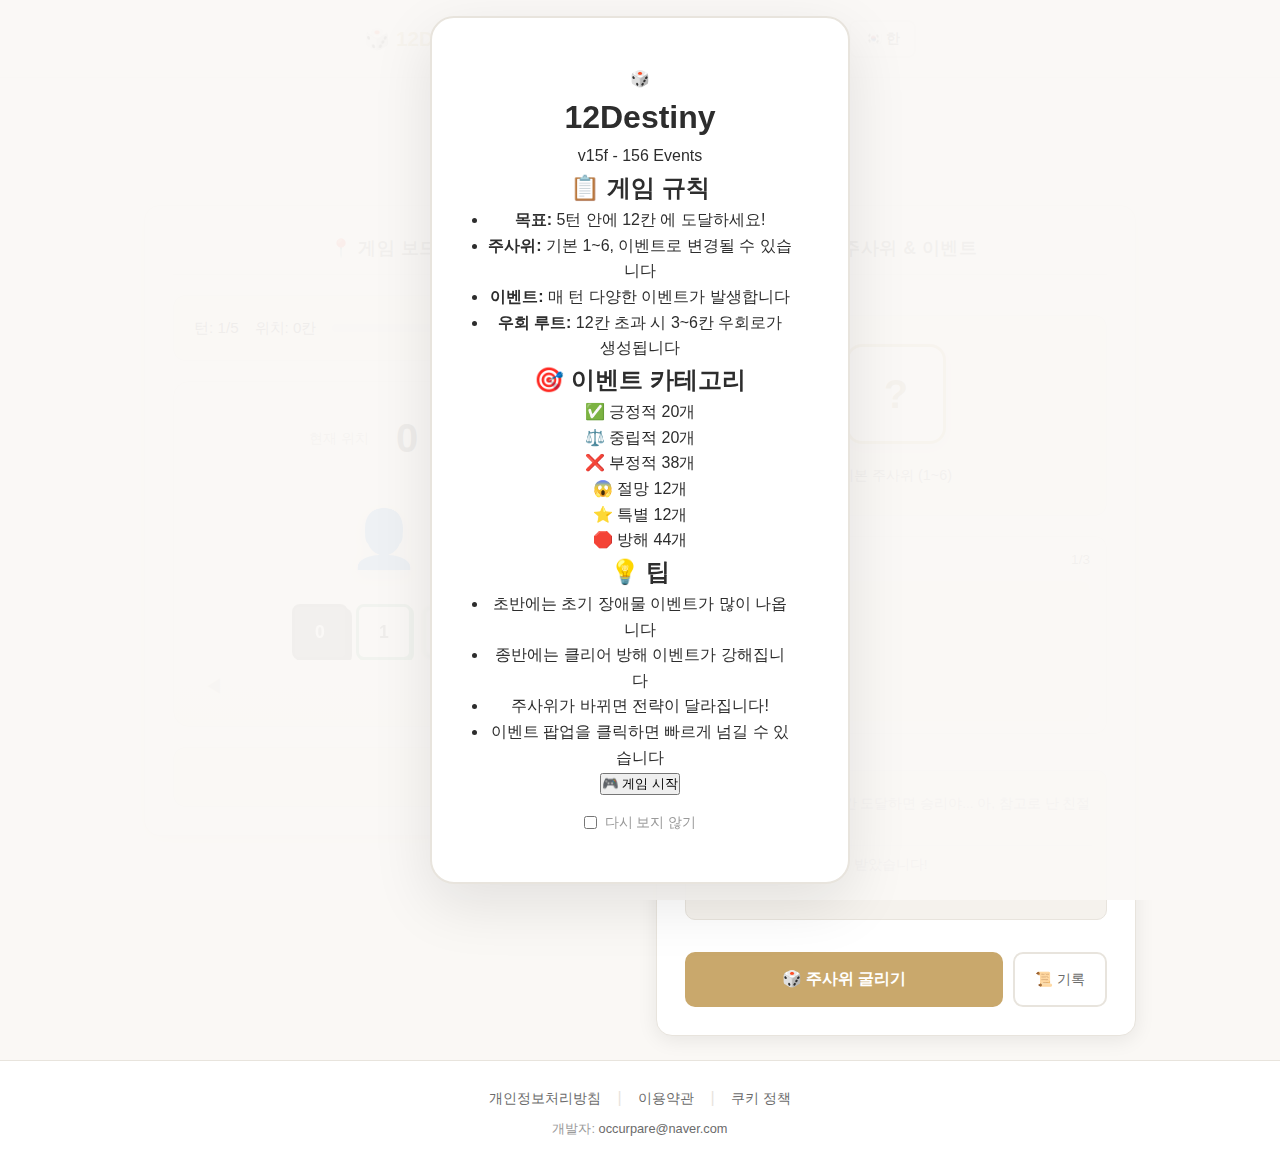
<file: index.html>
<!DOCTYPE html>
<html lang="ko">
<head>
    <meta charset="UTF-8">
    <meta name="viewport" content="width=device-width, initial-scale=1.0">
    <meta name="description" content="12Destiny - 5턴 안에 12칸에 도달하세요! 156개의 다양한 이벤트가 있는 주사위 보드게임">
    <meta name="keywords" content="주사위, 보드게임, 12Destiny, dice game">
    <meta name="author" content="occurpare@naver.com">
    <title>12Destiny - 156 Events Edition</title>
    <link rel="stylesheet" href="style.css">
</head>
<body>
    <!-- 네비게이션 -->
    <nav class="main-nav">
        <div class="nav-brand">🎲 12Destiny</div>
        <div class="nav-links">
            <a href="index.html" class="nav-link active">🎮 게임</a>
            <a href="pages/guide.html" class="nav-link">📖 가이드</a>
            <a href="pages/faq.html" class="nav-link">❓ FAQ</a>
        </div>
        <div class="nav-settings">
            <button class="lang-toggle" id="langToggle" title="언어 전환">🇰🇷 한</button>
        </div>
    </nav>
    
    <!-- 시작 화면 모달 -->
    <div class="intro-modal" id="introModal">
        <div class="intro-content">
            <div class="intro-header">
                <span class="intro-icon">🎲</span>
                <h1>12Destiny</h1>
                <span class="intro-version">v15f - 156 Events</span>
            </div>
            
            <div class="intro-rules">
                <h2>📋 게임 규칙</h2>
                <ul>
                    <li><strong>목표:</strong> 5턴 안에 <span class="highlight-goal">12칸</span>에 도달하세요!</li>
                    <li><strong>주사위:</strong> 기본 1~6, 이벤트로 변경될 수 있습니다</li>
                    <li><strong>이벤트:</strong> 매 턴 다양한 이벤트가 발생합니다</li>
                    <li><strong>우회 루트:</strong> 12칸 초과 시 3~6칸 우회로가 생성됩니다</li>
                </ul>
            </div>
            
            <div class="intro-cats">
                <h2>🎯 이벤트 카테고리</h2>
                <div class="cat-grid">
                    <div class="cat-item positive">
                        <span class="cat-icon">✅</span>
                        <span class="cat-name">긍정적</span>
                        <span class="cat-count">20개</span>
                    </div>
                    <div class="cat-item neutral">
                        <span class="cat-icon">⚖️</span>
                        <span class="cat-name">중립적</span>
                        <span class="cat-count">20개</span>
                    </div>
                    <div class="cat-item negative">
                        <span class="cat-icon">❌</span>
                        <span class="cat-name">부정적</span>
                        <span class="cat-count">38개</span>
                    </div>
                    <div class="cat-item despair">
                        <span class="cat-icon">😱</span>
                        <span class="cat-name">절망</span>
                        <span class="cat-count">12개</span>
                    </div>
                    <div class="cat-item special">
                        <span class="cat-icon">⭐</span>
                        <span class="cat-name">특별</span>
                        <span class="cat-count">12개</span>
                    </div>
                    <div class="cat-item blocker">
                        <span class="cat-icon">🛑</span>
                        <span class="cat-name">방해</span>
                        <span class="cat-count">44개</span>
                    </div>
                </div>
            </div>
            
            <div class="intro-tips">
                <h2>💡 팁</h2>
                <ul>
                    <li>초반에는 <span class="tip-good">초기 장애물</span> 이벤트가 많이 나옵니다</li>
                    <li>종반에는 <span class="tip-bad">클리어 방해</span> 이벤트가 강해집니다</li>
                    <li>주사위가 바뀌면 전략이 달라집니다!</li>
                    <li>이벤트 팝업을 클릭하면 빠르게 넘길 수 있습니다</li>
                </ul>
            </div>
            
            <button class="intro-start-btn" id="startGameBtn">🎮 게임 시작</button>
            
            <label class="intro-checkbox">
                <input type="checkbox" id="skipIntroCheckbox">
                <span>다시 보지 않기</span>
            </label>
        </div>
    </div>

    <!-- 전체 래퍼 -->
    <div class="game-wrapper">
        <!-- 헤더 -->
        <div class="header">
            <div class="header-top">
                <h1>🎲 12Destiny 🎲</h1>
                <button class="help-btn" id="helpBtn" title="게임 규칙">❓</button>
            </div>
        </div>

        <!-- 좌우 컨테이너 래퍼 -->
        <div class="containers-wrapper">
            <!-- 왼쪽 컨테이너: 게임 보드 -->
            <div class="game-container board-container">
                <h2 class="container-title">📍 게임 보드</h2>
                <div class="status-bar">
                    <div class="turn-counter">턴: <span id="currentTurn">1</span>/5</div>
                    <div class="position">위치: <span id="currentPosition">0</span>칸</div>
                    <div class="progress-container">
                        <div class="progress-bar">
                            <div class="progress-fill" id="progressFill"></div>
                            <span class="progress-text" id="progressText">0%</span>
                        </div>
                    </div>
                    <div class="status-extra">
                        <span id="distanceLeft">12칸</span>
                        <span id="eventCount">0회</span>
                    </div>
                </div>
                <div class="board" id="board"></div>
                <!-- 지속 효과 표시 -->
                <div class="active-effects" id="activeEffects"></div>
            </div>

            <!-- 오른쪽 컨테이너: 주사위 + 이벤트 -->
            <div class="game-container dice-container">
                <h2 class="container-title">🎲 주사위 & 이벤트</h2>
                <!-- 주사위 영역 -->
                <div class="dice-area">
                    <div class="dice-display" id="diceDisplay">
                        <span id="diceValue">?</span>
                    </div>
                    <div class="dice-info" id="diceInfo">
                        <span class="dice-type" id="diceType">기본 주사위 (1~6)</span>
                    </div>
                </div>

                <!-- 전략 카드 손패 -->
                <div class="hand-container">
                    <div class="hand-header">
                        <span>🎴 전략 카드</span>
                        <span id="handCount">0/3</span>
                    </div>
                    <div class="hand-area" id="handArea"></div>
                </div>

                <!-- 이벤트 영역 -->
                <div class="event-area hidden" id="eventArea">
                    <div class="event-content" id="eventContent"></div>
                    <div class="tap-area hidden" id="tapArea">
                        <div class="tap-button" id="tapButton">연타하세요!!</div>
                        <div class="tap-progress">
                            <div class="tap-bar" id="tapBar"></div>
                        </div>
                    </div>
                    <div class="choice-area hidden" id="choiceArea"></div>
                </div>

                <!-- 게임 로그 -->
                <div class="log-area" id="logArea"></div>

                <!-- 버튼 영역 -->
                <div class="button-area">
                    <button class="roll-button" id="rollButton">🎲 주사위 굴리기</button>
                    <button class="history-btn" id="historyBtn" title="이벤트 기록">📜 기록</button>
                    <button class="restart-button hidden" id="restartButton">🔄 다시 시작</button>
                </div>
            </div>
        </div>

        <!-- 결과 화면 -->
        <div class="result-screen hidden" id="resultScreen">
            <div class="result-content">
                <div class="result-icon" id="resultIcon">🎉</div>
                <div class="result-text" id="resultText">승리!</div>
                <div class="result-detail" id="resultDetail">축하합니다!</div>
                <div class="result-stats" id="resultStats"></div>
                <button class="result-button" id="resultButton">다시 도전</button>
            </div>
        </div>
    </div>

    <!-- 이벤트 기록 패널 -->
    <div class="history-panel hidden" id="historyPanel">
        <div class="history-header">
            <h3>📜 이벤트 기록</h3>
            <button class="history-close" id="historyClose">✕</button>
        </div>
        <div class="history-list" id="historyList"></div>
    </div>
    
    <!-- 푸터 -->
    <footer class="game-footer">
        <div class="footer-content">
            <div class="footer-links">
                <a href="pages/privacy.html">개인정보처리방침</a>
                <span class="footer-divider">|</span>
                <a href="pages/terms.html">이용약관</a>
                <span class="footer-divider">|</span>
                <a href="pages/cookies.html">쿠키 정책</a>
            </div>
            <div class="footer-developer">
                개발자: <a href="mailto:occurpare@naver.com">occurpare@naver.com</a>
            </div>
        </div>
    </footer>

    <!-- 언어 파일 로드 -->
    <script src="lang/ko.js"></script>
    <script src="lang/en.js"></script>
    <script src="game.js"></script>
    <script>
        // ==================== 언어 설정 ====================
        let currentLang = localStorage.getItem('lang') || 'ko';
        const langToggle = document.getElementById('langToggle');
        
        // 언어 변경 함수
        function setLanguage(lang) {
            currentLang = lang;
            localStorage.setItem('lang', lang);
            const LANG = lang === 'ko' ? LANG_KO : LANG_EN;
            
            // 언어 토글 버튼 업데이트
            langToggle.textContent = lang === 'ko' ? '🇰🇷 한' : '🇺🇸 EN';
            langToggle.title = lang === 'ko' ? 'Switch to English' : '한국어로 전환';
            
            // HTML lang 속성
            document.documentElement.lang = lang;
            
            // 네비게이션
            const navLinks = document.querySelectorAll('.nav-link');
            if (navLinks[0]) navLinks[0].textContent = LANG.nav.game;
            if (navLinks[1]) navLinks[1].textContent = LANG.nav.guide;
            if (navLinks[2]) navLinks[2].textContent = LANG.nav.faq;
            
            // 인트로 모달
            const introTitle = document.querySelector('.intro-header h1');
            const introVersion = document.querySelector('.intro-version');
            const introRulesTitle = document.querySelector('.intro-rules h2');
            const introCatsTitle = document.querySelector('.intro-cats h2');
            const introTipsTitle = document.querySelector('.intro-tips h2');
            const startBtn = document.getElementById('startGameBtn');
            const skipLabel = document.querySelector('.intro-checkbox span');
            
            if (introVersion) introVersion.textContent = LANG.version;
            if (introRulesTitle) introRulesTitle.textContent = LANG.rulesTitle;
            if (introCatsTitle) introCatsTitle.textContent = LANG.categoriesTitle;
            if (introTipsTitle) introTipsTitle.textContent = LANG.tipsTitle;
            if (startBtn) startBtn.textContent = LANG.buttons.startGame;
            if (skipLabel) skipLabel.textContent = LANG.buttons.dontShowAgain;
            
            // 인트로 규칙 텍스트
            const rulesList = document.querySelector('.intro-rules ul');
            if (rulesList) {
                rulesList.innerHTML = `
                    <li><strong>${LANG.rules.goal}</strong> ${LANG.rules.goalText} <span class="highlight-goal">${LANG.rules.goalHighlight}</span> ${LANG.rules.goalReach}</li>
                    <li><strong>${LANG.rules.dice}</strong> ${LANG.rules.diceText}</li>
                    <li><strong>${LANG.rules.events}</strong> ${LANG.rules.eventsText}</li>
                    <li><strong>${LANG.rules.bypass}</strong> ${LANG.rules.bypassText}</li>
                `;
            }
            
            // 카테고리 텍스트
            const catItems = document.querySelectorAll('.cat-item');
            const cats = ['positive', 'neutral', 'negative', 'despair', 'special', 'blocker'];
            catItems.forEach((item, i) => {
                const nameEl = item.querySelector('.cat-name');
                const countEl = item.querySelector('.cat-count');
                if (nameEl && LANG.categories[cats[i]]) {
                    nameEl.textContent = LANG.categories[cats[i]].name;
                }
                if (countEl && LANG.categories[cats[i]]) {
                    countEl.textContent = LANG.categories[cats[i]].count;
                }
            });
            
            // 팁 텍스트
            const tipsList = document.querySelector('.intro-tips ul');
            if (tipsList && LANG.tips) {
                tipsList.innerHTML = LANG.tips.map(tip => `<li>${tip}</li>`).join('');
            }
            
            // 버튼 텍스트
            const rollBtn = document.getElementById('rollButton');
            const historyBtnEl = document.getElementById('historyBtn');
            const restartBtn = document.getElementById('restartButton');
            const resultBtn = document.getElementById('resultButton');
            
            if (rollBtn) rollBtn.textContent = LANG.buttons.rollDice;
            if (restartBtn) restartBtn.textContent = LANG.buttons.restart;
            if (resultBtn) resultBtn.textContent = LANG.buttons.challengeAgain;
            if (historyBtnEl) {
                // 기록 버튼은 이모지 유지
                historyBtnEl.textContent = '📜 ' + (lang === 'ko' ? '기록' : 'History');
            }
            
            // 결과 화면 텍스트 (게임 중에 동적으로 변경됨)
            if (window.game && window.game.gameOver) {
                updateResultTexts();
            }
            
            // 이벤트 기록 패널
            const historyTitle = document.querySelector('.history-header h3');
            if (historyTitle) historyTitle.textContent = LANG.history.title;
            
            // 푸터
            const footerDev = document.querySelector('.footer-developer');
            if (footerDev) {
                const devLink = footerDev.querySelector('a');
                footerDev.innerHTML = LANG.footer.developer + ': ';
                const newLink = document.createElement('a');
                newLink.href = 'mailto:occurpare@naver.com';
                newLink.textContent = 'occurpare@naver.com';
                footerDev.appendChild(newLink);
            }
            
            // 푸터 링크
            const footerLinks = document.querySelectorAll('.footer-links a');
            if (footerLinks[0]) footerLinks[0].textContent = LANG.footer.legal.privacy;
            if (footerLinks[1]) footerLinks[1].textContent = LANG.footer.legal.terms;
            if (footerLinks[2]) footerLinks[2].textContent = LANG.footer.legal.cookies;
        }
        
        // 결과 화면 텍스트 업데이트
        function updateResultTexts() {
            const LANG = currentLang === 'ko' ? LANG_KO : LANG_EN;
            const resultDetail = document.getElementById('resultDetail');
            const statsEl = document.getElementById('resultStats');
            
            if (!window.game) return;
            
            // 결과 상세 텍스트
            if (window.game.gameOver) {
                if (resultDetail) {
                    if (window.game.position >= window.game.goalPosition) {
                        resultDetail.textContent = currentLang === 'ko' 
                            ? `${window.game.turn}턴 만에 클리어!` 
                            : `Cleared in ${window.game.turn} turns!`;
                    } else {
                        resultDetail.textContent = currentLang === 'ko'
                            ? `${window.game.maxTurns}턴 내 도달 실패`
                            : `Failed to reach goal in ${window.game.maxTurns} turns`;
                    }
                }
                
                // 통계 텍스트
                if (statsEl) {
                    const stats = LANG.result.stats;
                    statsEl.innerHTML = `
                        <div class="stat-row"><span class="stat-label">${stats.totalRolls}</span><span class="stat-value">${window.game.totalRolls}${currentLang === 'ko' ? '회' : ' times'}</span></div>
                        <div class="stat-row"><span class="stat-label">${stats.events}</span><span class="stat-value">${window.game.eventHistory.length}${currentLang === 'ko' ? '회' : ' times'}</span></div>
                        <div class="stat-row"><span class="stat-label">${stats.finalPosition}</span><span class="stat-value">${window.game.position}${currentLang === 'ko' ? '칸' : ''}</span></div>
                    `;
                }
            }
        }
        
        // 언어 토글 이벤트
        langToggle.addEventListener('click', () => {
            const newLang = currentLang === 'ko' ? 'en' : 'ko';
            setLanguage(newLang);
        });
        
        // ==================== 인트로 모달 관리 ====================
        const introModal = document.getElementById('introModal');
        const startGameBtn = document.getElementById('startGameBtn');
        const skipIntroCheckbox = document.getElementById('skipIntroCheckbox');
        const helpBtn = document.getElementById('helpBtn');
        const historyBtn = document.getElementById('historyBtn');
        const historyPanel = document.getElementById('historyPanel');
        const historyClose = document.getElementById('historyClose');
        
        // 저장된 설정 불러오기
        if (localStorage.getItem('skipIntro') === 'true') {
            introModal.classList.add('hidden');
        }
        
        // 초기 언어 설정
        setLanguage(currentLang);
        
        // 게임 시작
        startGameBtn.addEventListener('click', () => {
            if (skipIntroCheckbox.checked) {
                localStorage.setItem('skipIntro', 'true');
            }
            introModal.classList.add('hidden');
        });
        
        // 도움말 버튼
        helpBtn.addEventListener('click', () => {
            introModal.classList.remove('hidden');
        });
        
        // 이벤트 기록 패널
        historyBtn.addEventListener('click', () => {
            historyPanel.classList.toggle('hidden');
            updateHistoryPanel();
        });
        
        historyClose.addEventListener('click', () => {
            historyPanel.classList.add('hidden');
        });
        
        // 진행률 업데이트 (game.js에서 호출됨)
        function updateProgress() {
            if (!window.game) return;
            const position = window.game.position || 0;
            const goal = window.game.goalPosition || 12;
            const progress = Math.min(100, Math.round((position / goal) * 100));
            
            const progressFill = document.getElementById('progressFill');
            const progressText = document.getElementById('progressText');
            const distanceLeft = document.getElementById('distanceLeft');
            const eventCount = document.getElementById('eventCount');
            
            if (progressFill) progressFill.style.width = progress + '%';
            if (progressText) progressText.textContent = progress + '%';
            if (distanceLeft) {
                const isKorean = (typeof currentLang === 'undefined' || currentLang === 'ko');
                distanceLeft.textContent = Math.max(0, goal - position) + (isKorean ? '칸' : '');
            }
            if (eventCount) {
                const isKorean = (typeof currentLang === 'undefined' || currentLang === 'ko');
                eventCount.textContent = (window.game.eventHistory ? window.game.eventHistory.length : 0) + (isKorean ? '회' : '');
            }
        }
        
        // 이벤트 기록 패널 업데이트
        function updateHistoryPanel() {
            const historyList = document.getElementById('historyList');
            const LANG = currentLang === 'ko' ? LANG_KO : LANG_EN;
            
            if (!window.game || !window.game.eventHistory) {
                historyList.innerHTML = `<div class="history-empty">${LANG.history.empty}</div>`;
                return;
            }
            
            const categories = currentLang === 'ko' ? {
                'p': { name: '긍정적', class: 'positive', icon: '✅' },
                'n': { name: '중립적', class: 'neutral', icon: '⚖️' },
                'e': { name: '부정적', class: 'negative', icon: '❌' },
                'd': { name: '절망', class: 'despair', icon: '😱' },
                's': { name: '특별', class: 'special', icon: '⭐' },
                'r': { name: '초기', class: 'early', icon: '🚧' },
                't': { name: '턴압박', class: 'turnPressure', icon: '⏰' },
                'c': { name: '저주', class: 'curse', icon: '🔮' },
                'b': { name: '방해', class: 'blocker', icon: '🛑' },
                'bp': { name: '우회', class: 'bypass', icon: '🔄' }
            } : {
                'p': { name: 'Positive', class: 'positive', icon: '✅' },
                'n': { name: 'Neutral', class: 'neutral', icon: '⚖️' },
                'e': { name: 'Negative', class: 'negative', icon: '❌' },
                'd': { name: 'Despair', class: 'despair', icon: '😱' },
                's': { name: 'Special', class: 'special', icon: '⭐' },
                'r': { name: 'Early', class: 'early', icon: '🚧' },
                't': { name: 'Turn', class: 'turnPressure', icon: '⏰' },
                'c': { name: 'Curse', class: 'curse', icon: '🔮' },
                'b': { name: 'Blocker', class: 'blocker', icon: '🛑' },
                'bp': { name: 'Bypass', class: 'bypass', icon: '🔄' }
            };
            
            let html = '';
            const history = window.game.eventHistory;
            
            if (history.length === 0) {
                html = `<div class="history-empty">${LANG.history.empty}</div>`;
            } else {
                const eventLib = window.game.getEventLibrary();
                const allEvents = [
                    ...eventLib.positive, ...eventLib.neutral, ...eventLib.negative,
                    ...eventLib.despair, ...eventLib.special, ...eventLib.early,
                    ...eventLib.turnPressure, ...eventLib.curse, ...eventLib.blocker,
                    ...eventLib.bypass
                ];
                
                history.forEach((id, index) => {
                    const event = allEvents.find(e => e.id === id);
                    const prefix = id.startsWith('bp') ? 'bp' : id.charAt(0);
                    const cat = categories[prefix] || categories['n'];
                    const turnText = currentLang === 'ko' ? `턴 ${index + 1}` : `Turn ${index + 1}`;
                    
                    html += '<div class="history-item ' + cat.class + '">' +
                        '<span class="history-icon">' + (event ? event.icon : '❓') + '</span>' +
                        '<span class="history-name">' + (event ? event.name : id) + '</span>' +
                        '<span class="history-turn">' + turnText + '</span>' +
                        '</div>';
                });
            }
            
            historyList.innerHTML = html;
        }
    </script>
</body>
</html>
</file>
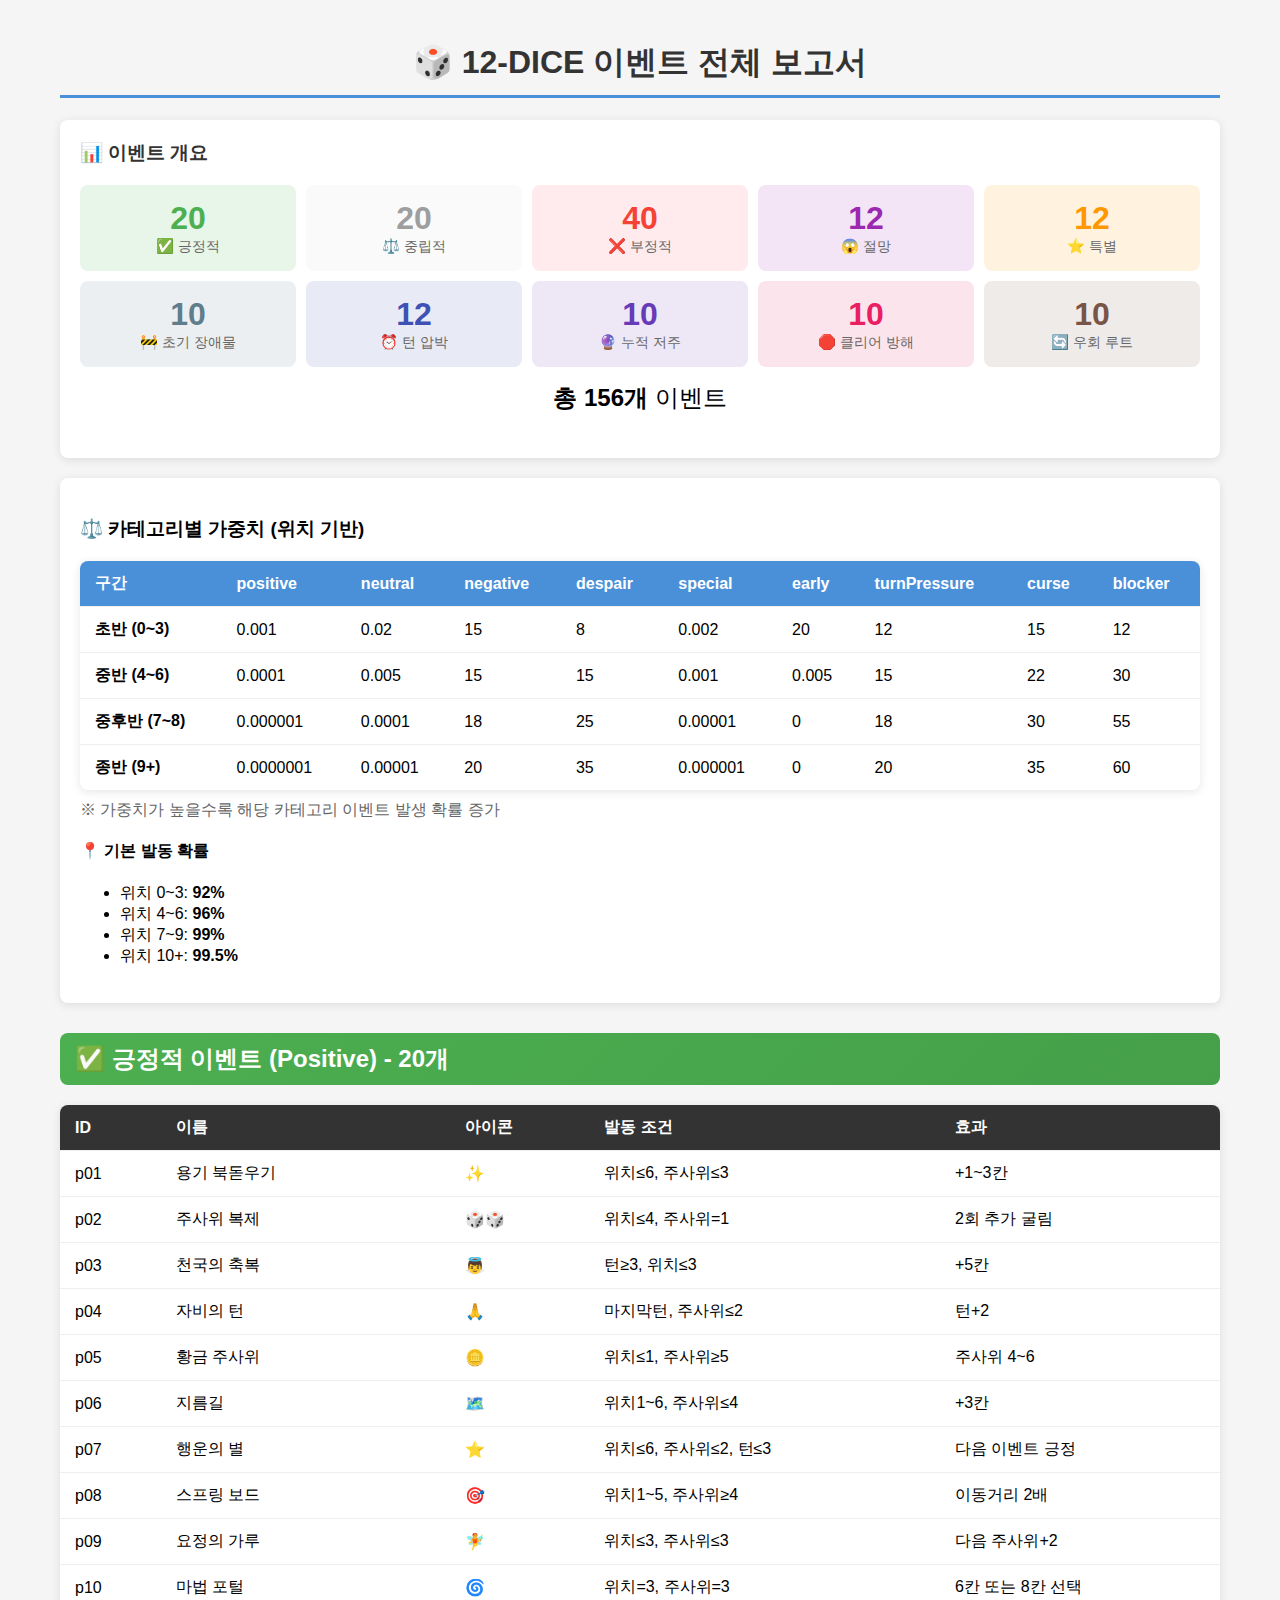
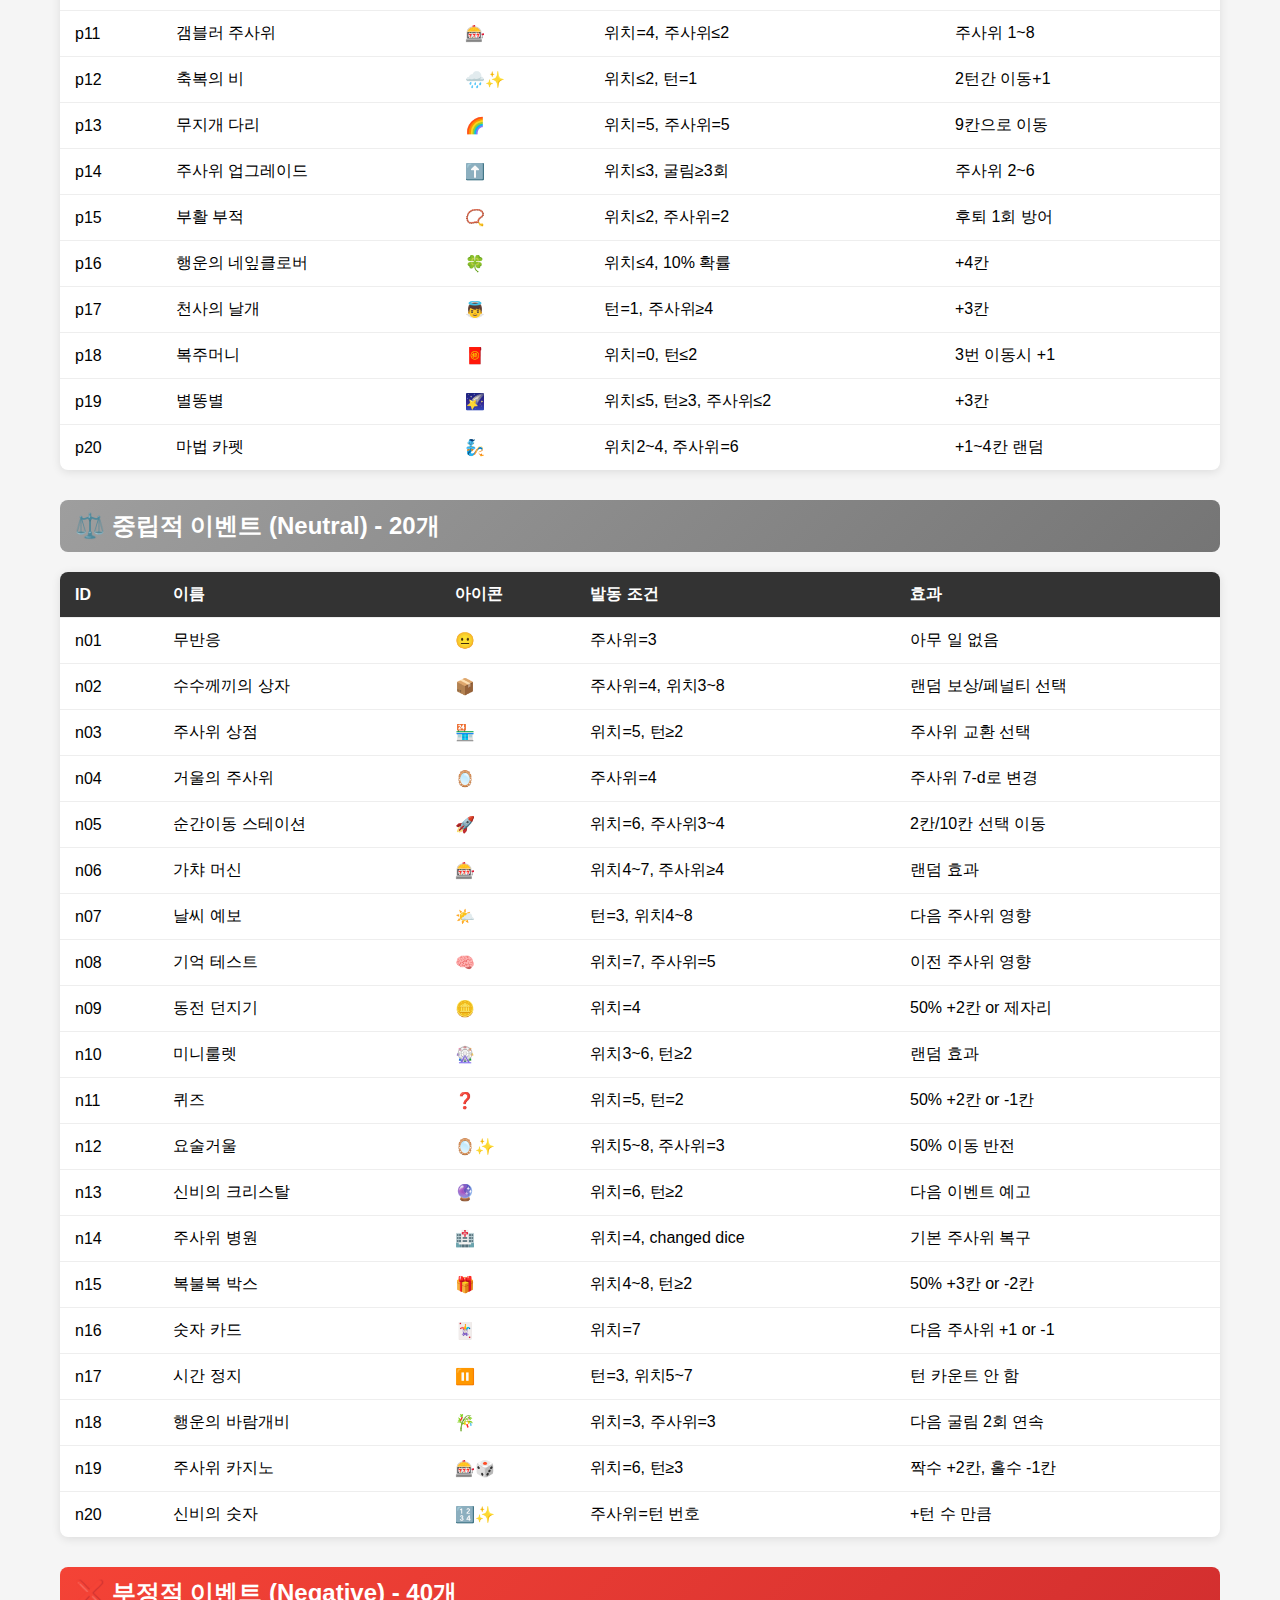
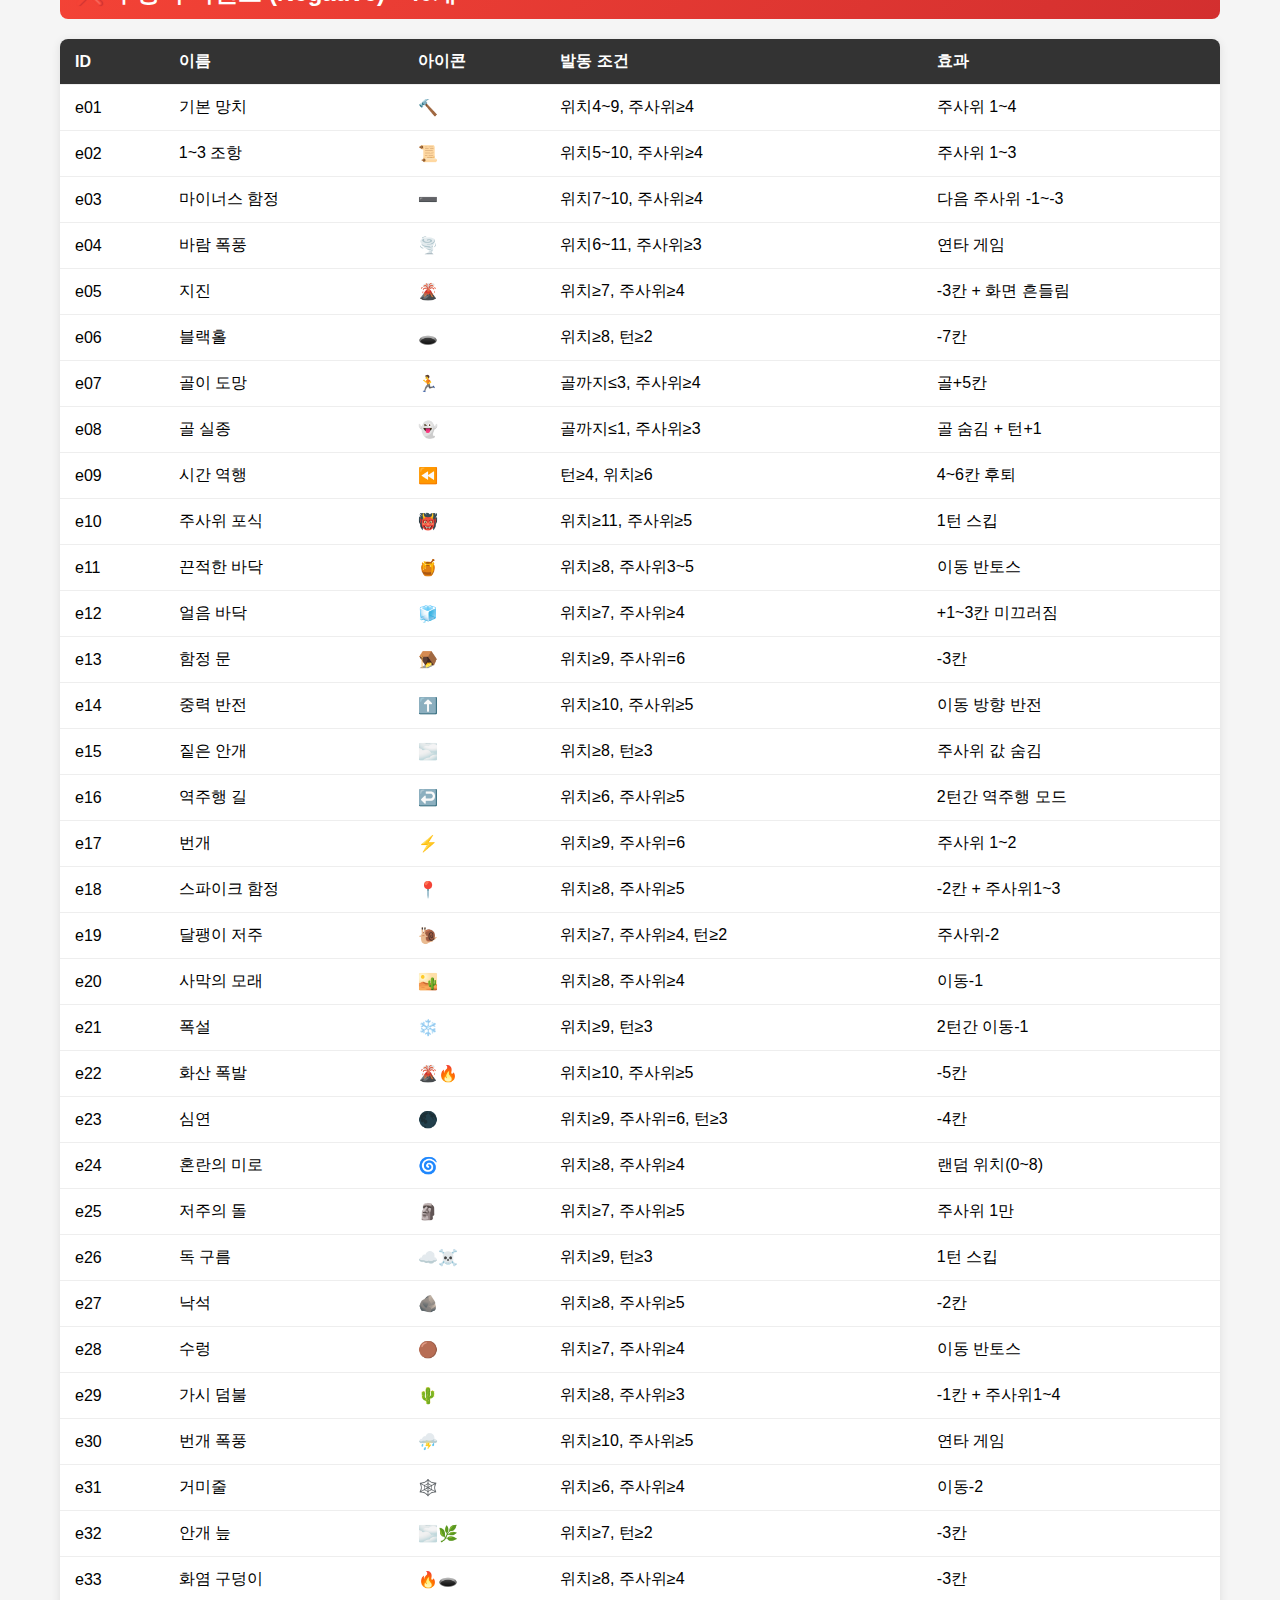
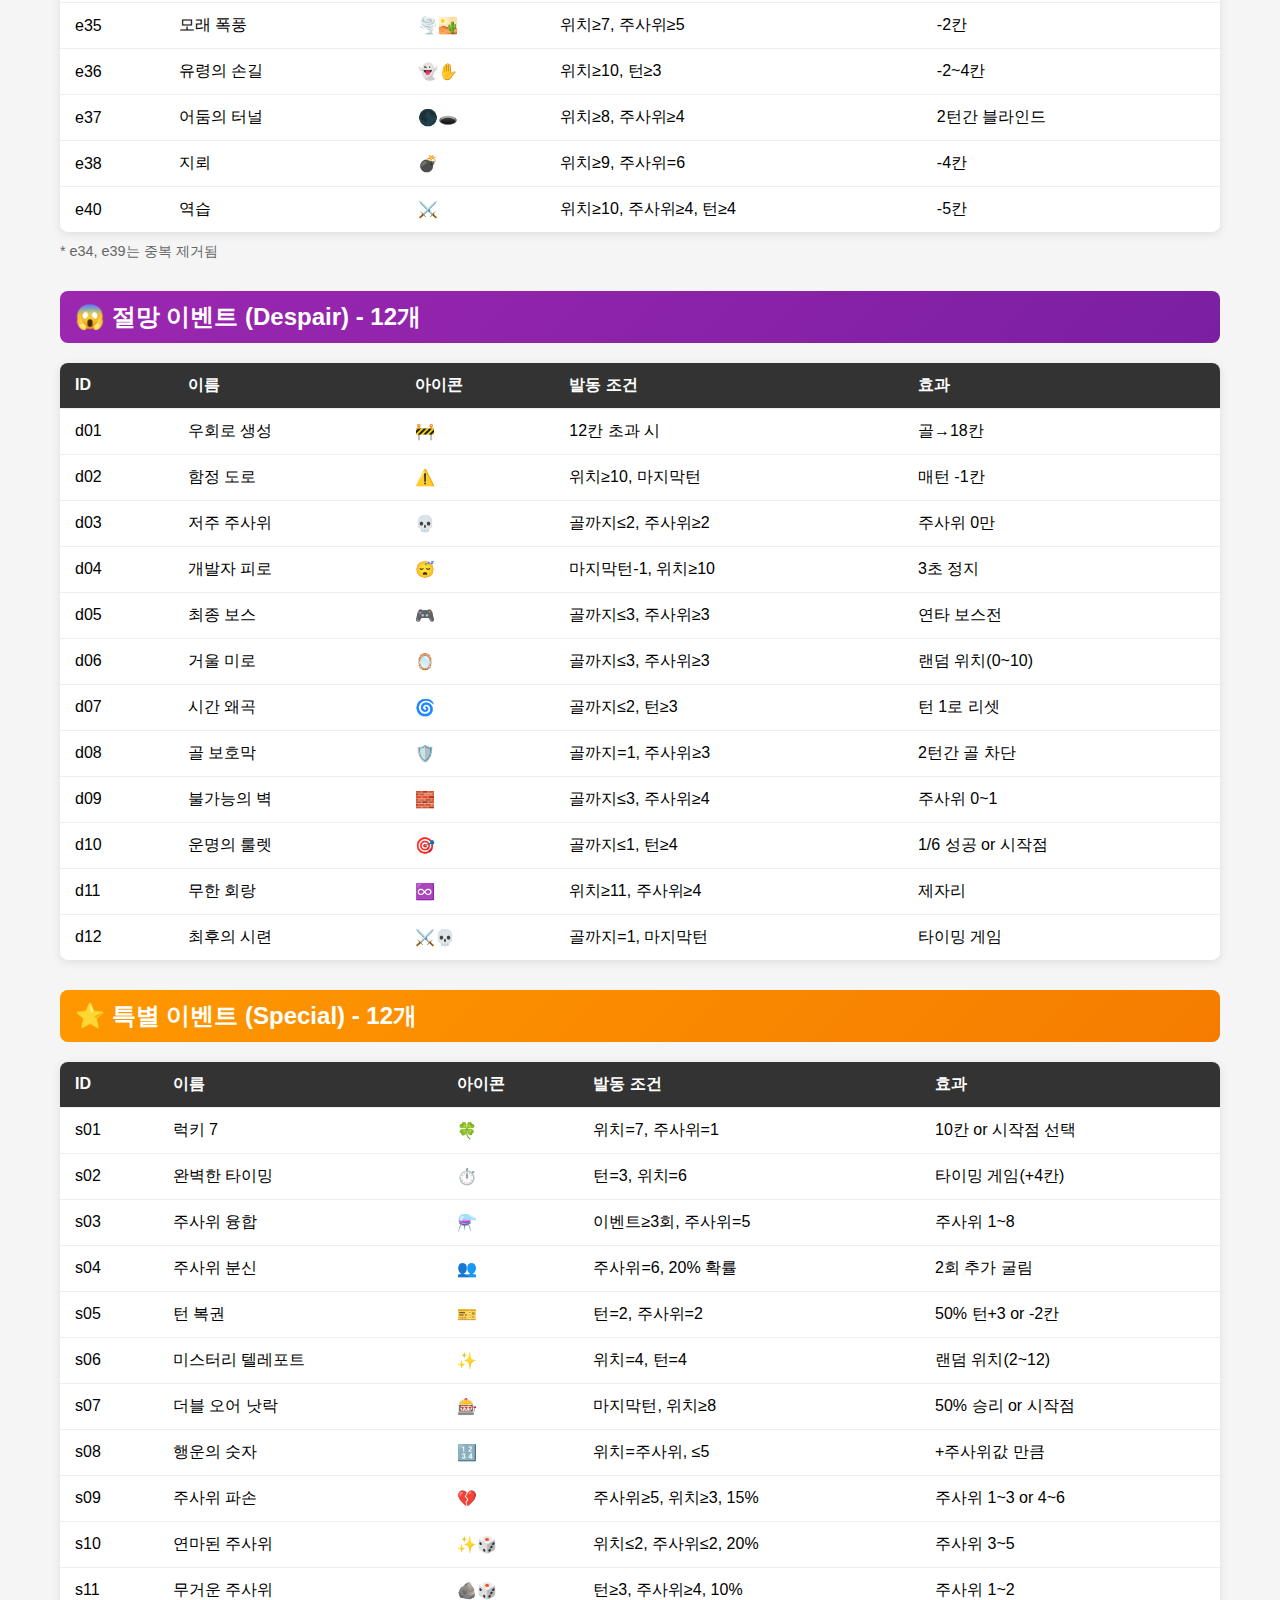
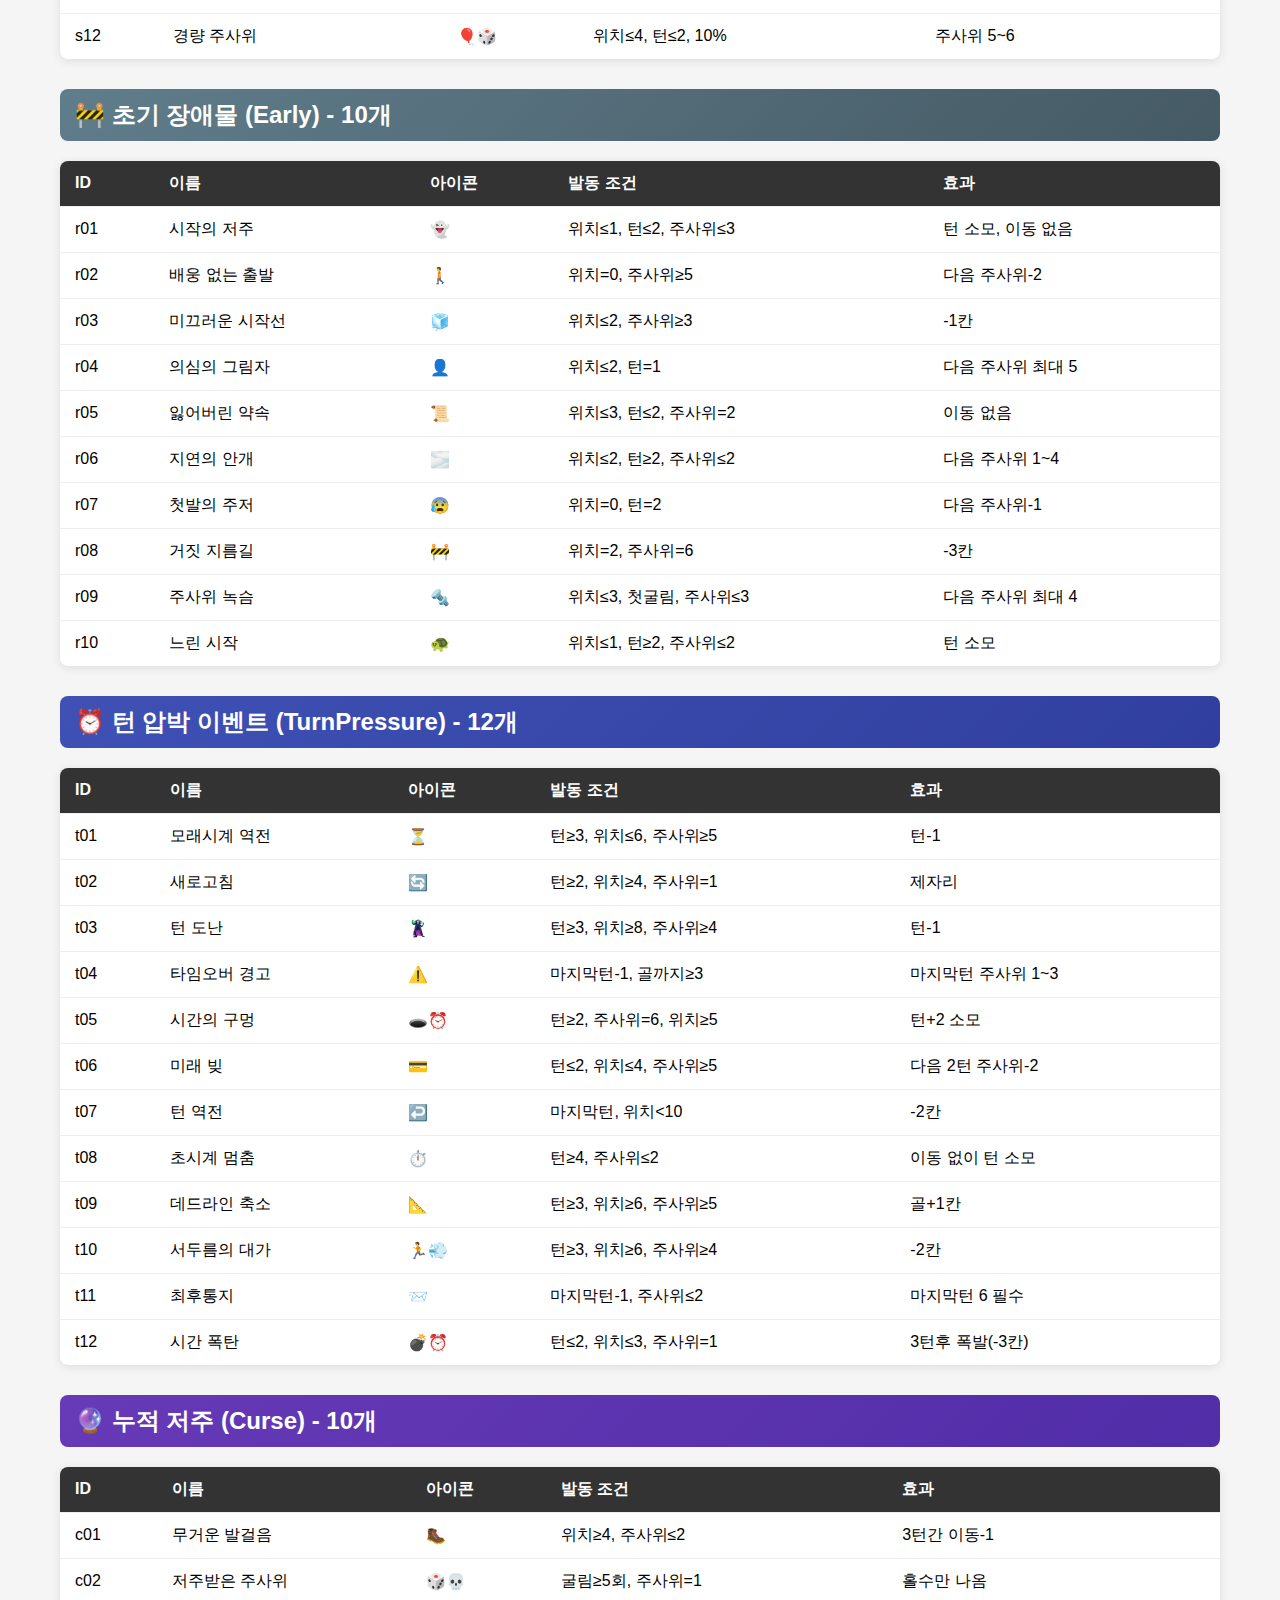
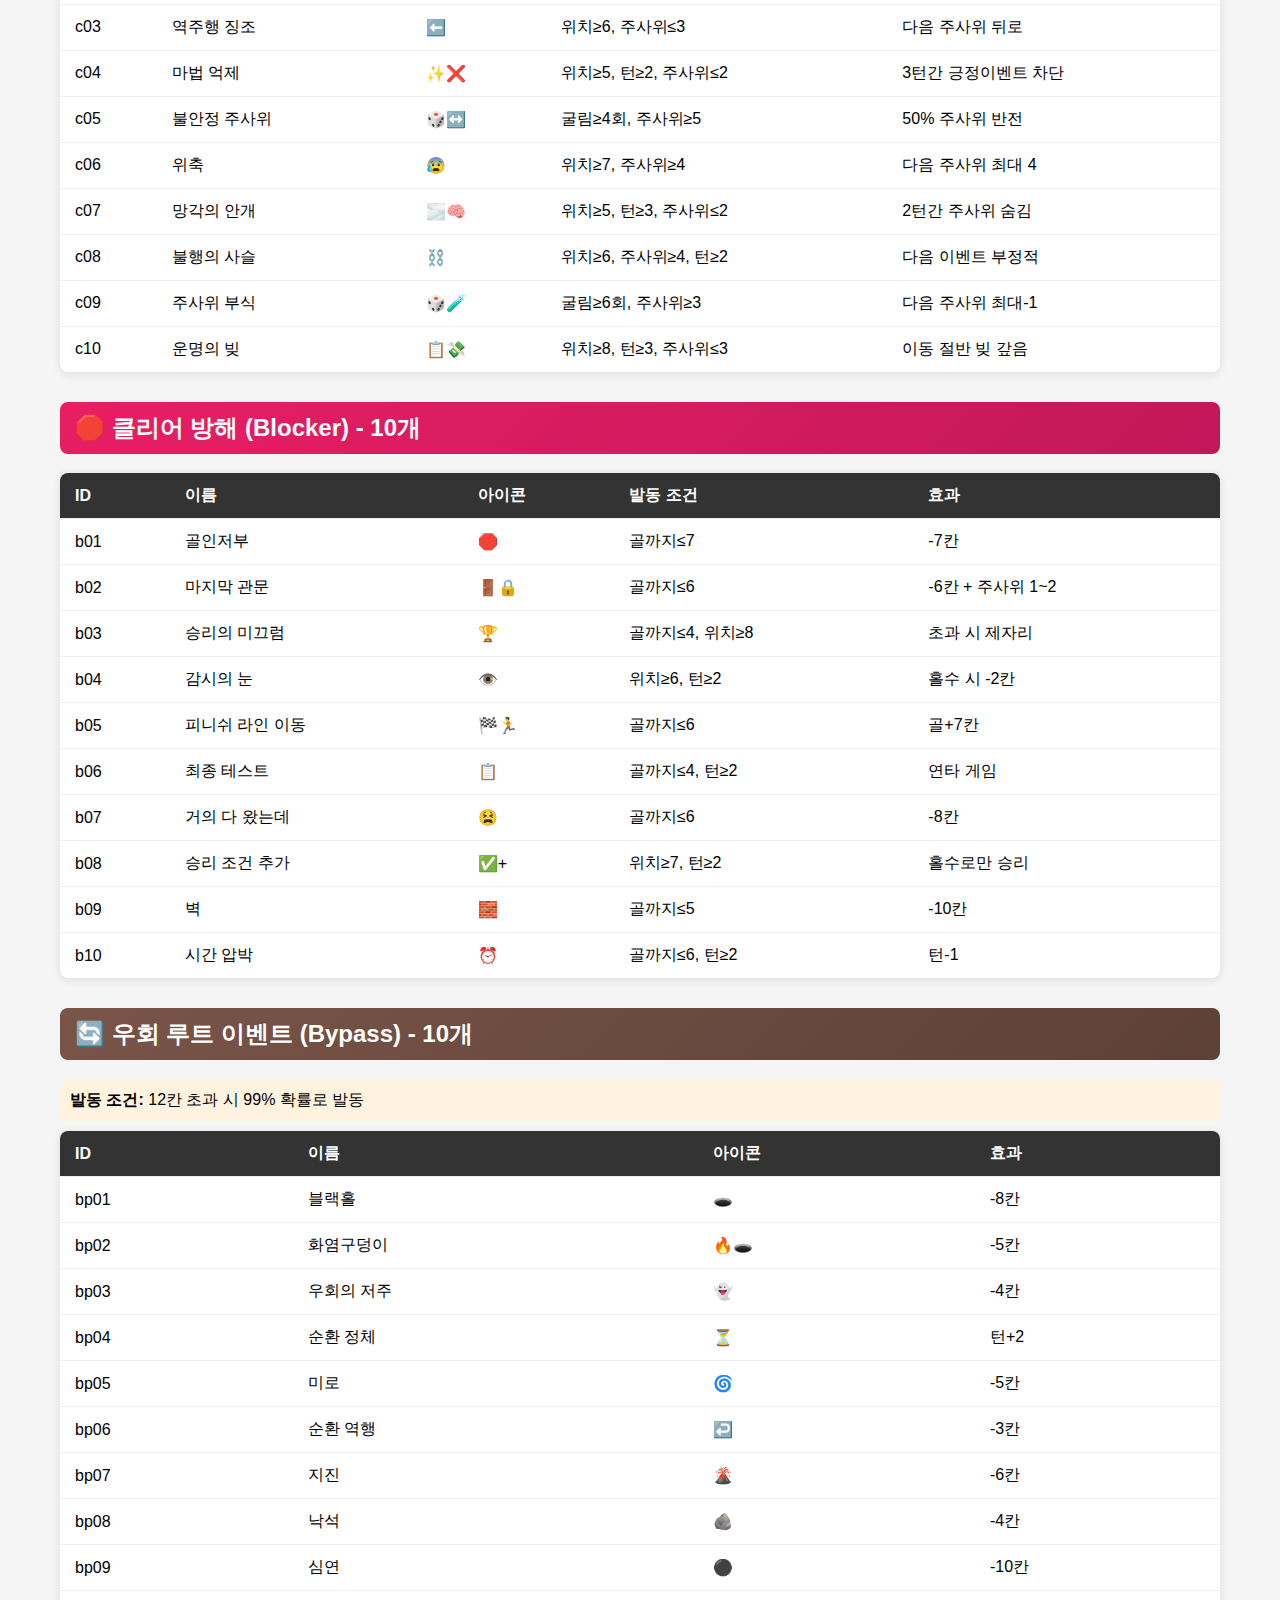
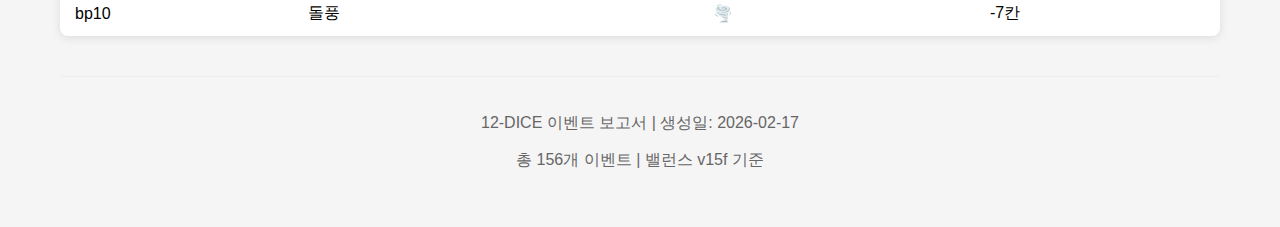
<file: events-report.html>
<!DOCTYPE html>
<html lang="ko">
<head>
    <meta charset="UTF-8">
    <title>12-DICE 이벤트 전체 보고서</title>
    <style>
        * { box-sizing: border-box; }
        body { 
            font-family: 'Segoe UI', 'Apple SD Gothic Neo', sans-serif; 
            max-width: 1200px; 
            margin: 0 auto; 
            padding: 20px;
            background: #f5f5f5;
        }
        h1 { 
            color: #333; 
            text-align: center;
            border-bottom: 3px solid #4a90d9;
            padding-bottom: 10px;
        }
        h2 { 
            color: #fff; 
            padding: 10px 15px; 
            border-radius: 8px;
            margin-top: 30px;
        }
        .positive h2 { background: linear-gradient(135deg, #4CAF50, #45a049); }
        .neutral h2 { background: linear-gradient(135deg, #9E9E9E, #757575); }
        .negative h2 { background: linear-gradient(135deg, #f44336, #d32f2f); }
        .despair h2 { background: linear-gradient(135deg, #9C27B0, #7B1FA2); }
        .special h2 { background: linear-gradient(135deg, #FF9800, #F57C00); }
        .early h2 { background: linear-gradient(135deg, #607D8B, #455A64); }
        .turnPressure h2 { background: linear-gradient(135deg, #3F51B5, #303F9F); }
        .curse h2 { background: linear-gradient(135deg, #673AB7, #512DA8); }
        .blocker h2 { background: linear-gradient(135deg, #E91E63, #C2185B); }
        .bypass h2 { background: linear-gradient(135deg, #795548, #5D4037); }
        
        table { 
            width: 100%; 
            border-collapse: collapse; 
            background: white;
            border-radius: 8px;
            overflow: hidden;
            box-shadow: 0 2px 10px rgba(0,0,0,0.1);
        }
        th, td { 
            padding: 12px 15px; 
            text-align: left; 
            border-bottom: 1px solid #eee;
        }
        th { 
            background: #333; 
            color: white;
            font-weight: 600;
        }
        tr:hover { background: #f9f9f9; }
        tr:last-child td { border-bottom: none; }
        
        .summary { 
            background: white; 
            padding: 20px; 
            border-radius: 8px;
            margin-bottom: 20px;
            box-shadow: 0 2px 10px rgba(0,0,0,0.1);
        }
        .summary h3 { color: #333; margin-top: 0; }
        .summary-grid { display: grid; grid-template-columns: repeat(5, 1fr); gap: 10px; }
        .summary-item { 
            text-align: center; 
            padding: 15px;
            border-radius: 8px;
            background: #f5f5f5;
        }
        .summary-item .count { 
            font-size: 2em; 
            font-weight: bold;
            display: block;
        }
        .summary-item .label { font-size: 0.9em; color: #666; }
        
        .weights { 
            background: white; 
            padding: 20px; 
            border-radius: 8px;
            margin-bottom: 20px;
            box-shadow: 0 2px 10px rgba(0,0,0,0.1);
        }
        .weights table { margin-top: 10px; }
        .weights th { background: #4a90d9; }
        
        code { 
            background: #f0f0f0; 
            padding: 2px 6px; 
            border-radius: 4px;
            font-size: 0.9em;
        }
        
        @media print {
            body { background: white; }
            table { box-shadow: none; }
            .summary, .weights { box-shadow: none; }
        }
    </style>
</head>
<body>
    <h1>🎲 12-DICE 이벤트 전체 보고서</h1>
    
    <div class="summary">
        <h3>📊 이벤트 개요</h3>
        <div class="summary-grid">
            <div class="summary-item" style="background: #e8f5e9;">
                <span class="count" style="color: #4CAF50;">20</span>
                <span class="label">✅ 긍정적</span>
            </div>
            <div class="summary-item" style="background: #fafafa;">
                <span class="count" style="color: #9E9E9E;">20</span>
                <span class="label">⚖️ 중립적</span>
            </div>
            <div class="summary-item" style="background: #ffebee;">
                <span class="count" style="color: #f44336;">40</span>
                <span class="label">❌ 부정적</span>
            </div>
            <div class="summary-item" style="background: #f3e5f5;">
                <span class="count" style="color: #9C27B0;">12</span>
                <span class="label">😱 절망</span>
            </div>
            <div class="summary-item" style="background: #fff3e0;">
                <span class="count" style="color: #FF9800;">12</span>
                <span class="label">⭐ 특별</span>
            </div>
            <div class="summary-item" style="background: #eceff1;">
                <span class="count" style="color: #607D8B;">10</span>
                <span class="label">🚧 초기 장애물</span>
            </div>
            <div class="summary-item" style="background: #e8eaf6;">
                <span class="count" style="color: #3F51B5;">12</span>
                <span class="label">⏰ 턴 압박</span>
            </div>
            <div class="summary-item" style="background: #ede7f6;">
                <span class="count" style="color: #673AB7;">10</span>
                <span class="label">🔮 누적 저주</span>
            </div>
            <div class="summary-item" style="background: #fce4ec;">
                <span class="count" style="color: #E91E63;">10</span>
                <span class="label">🛑 클리어 방해</span>
            </div>
            <div class="summary-item" style="background: #efebe9;">
                <span class="count" style="color: #795548;">10</span>
                <span class="label">🔄 우회 루트</span>
            </div>
        </div>
        <p style="text-align: center; font-size: 1.5em; margin-top: 15px;">
            <strong>총 156개</strong> 이벤트
        </p>
    </div>
    
    <div class="weights">
        <h3>⚖️ 카테고리별 가중치 (위치 기반)</h3>
        <table>
            <tr>
                <th>구간</th>
                <th>positive</th>
                <th>neutral</th>
                <th>negative</th>
                <th>despair</th>
                <th>special</th>
                <th>early</th>
                <th>turnPressure</th>
                <th>curse</th>
                <th>blocker</th>
            </tr>
            <tr>
                <td><strong>초반 (0~3)</strong></td>
                <td>0.001</td><td>0.02</td><td>15</td><td>8</td><td>0.002</td><td>20</td><td>12</td><td>15</td><td>12</td>
            </tr>
            <tr>
                <td><strong>중반 (4~6)</strong></td>
                <td>0.0001</td><td>0.005</td><td>15</td><td>15</td><td>0.001</td><td>0.005</td><td>15</td><td>22</td><td>30</td>
            </tr>
            <tr>
                <td><strong>중후반 (7~8)</strong></td>
                <td>0.000001</td><td>0.0001</td><td>18</td><td>25</td><td>0.00001</td><td>0</td><td>18</td><td>30</td><td>55</td>
            </tr>
            <tr>
                <td><strong>종반 (9+)</strong></td>
                <td>0.0000001</td><td>0.00001</td><td>20</td><td>35</td><td>0.000001</td><td>0</td><td>20</td><td>35</td><td>60</td>
            </tr>
        </table>
        <p style="margin-top: 10px; color: #666;">
            ※ 가중치가 높을수록 해당 카테고리 이벤트 발생 확률 증가
        </p>
        
        <h4 style="margin-top: 20px;">📍 기본 발동 확률</h4>
        <ul>
            <li>위치 0~3: <strong>92%</strong></li>
            <li>위치 4~6: <strong>96%</strong></li>
            <li>위치 7~9: <strong>99%</strong></li>
            <li>위치 10+: <strong>99.5%</strong></li>
        </ul>
    </div>
    
    <section class="positive">
        <h2>✅ 긍정적 이벤트 (Positive) - 20개</h2>
        <table>
            <tr><th>ID</th><th>이름</th><th>아이콘</th><th>발동 조건</th><th>효과</th></tr>
            <tr><td>p01</td><td>용기 북돋우기</td><td>✨</td><td>위치≤6, 주사위≤3</td><td>+1~3칸</td></tr>
            <tr><td>p02</td><td>주사위 복제</td><td>🎲🎲</td><td>위치≤4, 주사위=1</td><td>2회 추가 굴림</td></tr>
            <tr><td>p03</td><td>천국의 축복</td><td>👼</td><td>턴≥3, 위치≤3</td><td>+5칸</td></tr>
            <tr><td>p04</td><td>자비의 턴</td><td>🙏</td><td>마지막턴, 주사위≤2</td><td>턴+2</td></tr>
            <tr><td>p05</td><td>황금 주사위</td><td>🪙</td><td>위치≤1, 주사위≥5</td><td>주사위 4~6</td></tr>
            <tr><td>p06</td><td>지름길</td><td>🗺️</td><td>위치1~6, 주사위≤4</td><td>+3칸</td></tr>
            <tr><td>p07</td><td>행운의 별</td><td>⭐</td><td>위치≤6, 주사위≤2, 턴≤3</td><td>다음 이벤트 긍정</td></tr>
            <tr><td>p08</td><td>스프링 보드</td><td>🎯</td><td>위치1~5, 주사위≥4</td><td>이동거리 2배</td></tr>
            <tr><td>p09</td><td>요정의 가루</td><td>🧚</td><td>위치≤3, 주사위≤3</td><td>다음 주사위+2</td></tr>
            <tr><td>p10</td><td>마법 포털</td><td>🌀</td><td>위치=3, 주사위=3</td><td>6칸 또는 8칸 선택</td></tr>
            <tr><td>p11</td><td>갬블러 주사위</td><td>🎰</td><td>위치=4, 주사위≤2</td><td>주사위 1~8</td></tr>
            <tr><td>p12</td><td>축복의 비</td><td>🌧️✨</td><td>위치≤2, 턴=1</td><td>2턴간 이동+1</td></tr>
            <tr><td>p13</td><td>무지개 다리</td><td>🌈</td><td>위치=5, 주사위=5</td><td>9칸으로 이동</td></tr>
            <tr><td>p14</td><td>주사위 업그레이드</td><td>⬆️</td><td>위치≤3, 굴림≥3회</td><td>주사위 2~6</td></tr>
            <tr><td>p15</td><td>부활 부적</td><td>📿</td><td>위치≤2, 주사위=2</td><td>후퇴 1회 방어</td></tr>
            <tr><td>p16</td><td>행운의 네잎클로버</td><td>🍀</td><td>위치≤4, 10% 확률</td><td>+4칸</td></tr>
            <tr><td>p17</td><td>천사의 날개</td><td>👼</td><td>턴=1, 주사위≥4</td><td>+3칸</td></tr>
            <tr><td>p18</td><td>복주머니</td><td>🧧</td><td>위치=0, 턴≤2</td><td>3번 이동시 +1</td></tr>
            <tr><td>p19</td><td>별똥별</td><td>🌠</td><td>위치≤5, 턴≥3, 주사위≤2</td><td>+3칸</td></tr>
            <tr><td>p20</td><td>마법 카펫</td><td>🧞</td><td>위치2~4, 주사위=6</td><td>+1~4칸 랜덤</td></tr>
        </table>
    </section>
    
    <section class="neutral">
        <h2>⚖️ 중립적 이벤트 (Neutral) - 20개</h2>
        <table>
            <tr><th>ID</th><th>이름</th><th>아이콘</th><th>발동 조건</th><th>효과</th></tr>
            <tr><td>n01</td><td>무반응</td><td>😐</td><td>주사위=3</td><td>아무 일 없음</td></tr>
            <tr><td>n02</td><td>수수께끼의 상자</td><td>📦</td><td>주사위=4, 위치3~8</td><td>랜덤 보상/페널티 선택</td></tr>
            <tr><td>n03</td><td>주사위 상점</td><td>🏪</td><td>위치=5, 턴≥2</td><td>주사위 교환 선택</td></tr>
            <tr><td>n04</td><td>거울의 주사위</td><td>🪞</td><td>주사위=4</td><td>주사위 7-d로 변경</td></tr>
            <tr><td>n05</td><td>순간이동 스테이션</td><td>🚀</td><td>위치=6, 주사위3~4</td><td>2칸/10칸 선택 이동</td></tr>
            <tr><td>n06</td><td>가챠 머신</td><td>🎰</td><td>위치4~7, 주사위≥4</td><td>랜덤 효과</td></tr>
            <tr><td>n07</td><td>날씨 예보</td><td>🌤️</td><td>턴=3, 위치4~8</td><td>다음 주사위 영향</td></tr>
            <tr><td>n08</td><td>기억 테스트</td><td>🧠</td><td>위치=7, 주사위=5</td><td>이전 주사위 영향</td></tr>
            <tr><td>n09</td><td>동전 던지기</td><td>🪙</td><td>위치=4</td><td>50% +2칸 or 제자리</td></tr>
            <tr><td>n10</td><td>미니룰렛</td><td>🎡</td><td>위치3~6, 턴≥2</td><td>랜덤 효과</td></tr>
            <tr><td>n11</td><td>퀴즈</td><td>❓</td><td>위치=5, 턴=2</td><td>50% +2칸 or -1칸</td></tr>
            <tr><td>n12</td><td>요술거울</td><td>🪞✨</td><td>위치5~8, 주사위=3</td><td>50% 이동 반전</td></tr>
            <tr><td>n13</td><td>신비의 크리스탈</td><td>🔮</td><td>위치=6, 턴≥2</td><td>다음 이벤트 예고</td></tr>
            <tr><td>n14</td><td>주사위 병원</td><td>🏥</td><td>위치=4, changed dice</td><td>기본 주사위 복구</td></tr>
            <tr><td>n15</td><td>복불복 박스</td><td>🎁</td><td>위치4~8, 턴≥2</td><td>50% +3칸 or -2칸</td></tr>
            <tr><td>n16</td><td>숫자 카드</td><td>🃏</td><td>위치=7</td><td>다음 주사위 +1 or -1</td></tr>
            <tr><td>n17</td><td>시간 정지</td><td>⏸️</td><td>턴=3, 위치5~7</td><td>턴 카운트 안 함</td></tr>
            <tr><td>n18</td><td>행운의 바람개비</td><td>🎋</td><td>위치=3, 주사위=3</td><td>다음 굴림 2회 연속</td></tr>
            <tr><td>n19</td><td>주사위 카지노</td><td>🎰🎲</td><td>위치=6, 턴≥3</td><td>짝수 +2칸, 홀수 -1칸</td></tr>
            <tr><td>n20</td><td>신비의 숫자</td><td>🔢✨</td><td>주사위=턴 번호</td><td>+턴 수 만큼</td></tr>
        </table>
    </section>
    
    <section class="negative">
        <h2>❌ 부정적 이벤트 (Negative) - 40개</h2>
        <table>
            <tr><th>ID</th><th>이름</th><th>아이콘</th><th>발동 조건</th><th>효과</th></tr>
            <tr><td>e01</td><td>기본 망치</td><td>🔨</td><td>위치4~9, 주사위≥4</td><td>주사위 1~4</td></tr>
            <tr><td>e02</td><td>1~3 조항</td><td>📜</td><td>위치5~10, 주사위≥4</td><td>주사위 1~3</td></tr>
            <tr><td>e03</td><td>마이너스 함정</td><td>➖</td><td>위치7~10, 주사위≥4</td><td>다음 주사위 -1~-3</td></tr>
            <tr><td>e04</td><td>바람 폭풍</td><td>🌪️</td><td>위치6~11, 주사위≥3</td><td>연타 게임</td></tr>
            <tr><td>e05</td><td>지진</td><td>🌋</td><td>위치≥7, 주사위≥4</td><td>-3칸 + 화면 흔들림</td></tr>
            <tr><td>e06</td><td>블랙홀</td><td>🕳️</td><td>위치≥8, 턴≥2</td><td>-7칸</td></tr>
            <tr><td>e07</td><td>골이 도망</td><td>🏃</td><td>골까지≤3, 주사위≥4</td><td>골+5칸</td></tr>
            <tr><td>e08</td><td>골 실종</td><td>👻</td><td>골까지≤1, 주사위≥3</td><td>골 숨김 + 턴+1</td></tr>
            <tr><td>e09</td><td>시간 역행</td><td>⏪</td><td>턴≥4, 위치≥6</td><td>4~6칸 후퇴</td></tr>
            <tr><td>e10</td><td>주사위 포식</td><td>👹</td><td>위치≥11, 주사위≥5</td><td>1턴 스킵</td></tr>
            <tr><td>e11</td><td>끈적한 바닥</td><td>🍯</td><td>위치≥8, 주사위3~5</td><td>이동 반토스</td></tr>
            <tr><td>e12</td><td>얼음 바닥</td><td>🧊</td><td>위치≥7, 주사위≥4</td><td>+1~3칸 미끄러짐</td></tr>
            <tr><td>e13</td><td>함정 문</td><td>🪤</td><td>위치≥9, 주사위=6</td><td>-3칸</td></tr>
            <tr><td>e14</td><td>중력 반전</td><td>⬆️</td><td>위치≥10, 주사위≥5</td><td>이동 방향 반전</td></tr>
            <tr><td>e15</td><td>짙은 안개</td><td>🌫️</td><td>위치≥8, 턴≥3</td><td>주사위 값 숨김</td></tr>
            <tr><td>e16</td><td>역주행 길</td><td>↩️</td><td>위치≥6, 주사위≥5</td><td>2턴간 역주행 모드</td></tr>
            <tr><td>e17</td><td>번개</td><td>⚡</td><td>위치≥9, 주사위=6</td><td>주사위 1~2</td></tr>
            <tr><td>e18</td><td>스파이크 함정</td><td>📍</td><td>위치≥8, 주사위≥5</td><td>-2칸 + 주사위1~3</td></tr>
            <tr><td>e19</td><td>달팽이 저주</td><td>🐌</td><td>위치≥7, 주사위≥4, 턴≥2</td><td>주사위-2</td></tr>
            <tr><td>e20</td><td>사막의 모래</td><td>🏜️</td><td>위치≥8, 주사위≥4</td><td>이동-1</td></tr>
            <tr><td>e21</td><td>폭설</td><td>❄️</td><td>위치≥9, 턴≥3</td><td>2턴간 이동-1</td></tr>
            <tr><td>e22</td><td>화산 폭발</td><td>🌋🔥</td><td>위치≥10, 주사위≥5</td><td>-5칸</td></tr>
            <tr><td>e23</td><td>심연</td><td>🌑</td><td>위치≥9, 주사위=6, 턴≥3</td><td>-4칸</td></tr>
            <tr><td>e24</td><td>혼란의 미로</td><td>🌀</td><td>위치≥8, 주사위≥4</td><td>랜덤 위치(0~8)</td></tr>
            <tr><td>e25</td><td>저주의 돌</td><td>🗿</td><td>위치≥7, 주사위≥5</td><td>주사위 1만</td></tr>
            <tr><td>e26</td><td>독 구름</td><td>☁️☠️</td><td>위치≥9, 턴≥3</td><td>1턴 스킵</td></tr>
            <tr><td>e27</td><td>낙석</td><td>🪨</td><td>위치≥8, 주사위≥5</td><td>-2칸</td></tr>
            <tr><td>e28</td><td>수렁</td><td>🟤</td><td>위치≥7, 주사위≥4</td><td>이동 반토스</td></tr>
            <tr><td>e29</td><td>가시 덤불</td><td>🌵</td><td>위치≥8, 주사위≥3</td><td>-1칸 + 주사위1~4</td></tr>
            <tr><td>e30</td><td>번개 폭풍</td><td>⛈️</td><td>위치≥10, 주사위≥5</td><td>연타 게임</td></tr>
            <tr><td>e31</td><td>거미줄</td><td>🕸️</td><td>위치≥6, 주사위≥4</td><td>이동-2</td></tr>
            <tr><td>e32</td><td>안개 늪</td><td>🌫️🌿</td><td>위치≥7, 턴≥2</td><td>-3칸</td></tr>
            <tr><td>e33</td><td>화염 구덩이</td><td>🔥🕳️</td><td>위치≥8, 주사위≥4</td><td>-3칸</td></tr>
            <tr><td>e35</td><td>모래 폭풍</td><td>🌪️🏜️</td><td>위치≥7, 주사위≥5</td><td>-2칸</td></tr>
            <tr><td>e36</td><td>유령의 손길</td><td>👻✋</td><td>위치≥10, 턴≥3</td><td>-2~4칸</td></tr>
            <tr><td>e37</td><td>어둠의 터널</td><td>🌑🕳️</td><td>위치≥8, 주사위≥4</td><td>2턴간 블라인드</td></tr>
            <tr><td>e38</td><td>지뢰</td><td>💣</td><td>위치≥9, 주사위=6</td><td>-4칸</td></tr>
            <tr><td>e40</td><td>역습</td><td>⚔️</td><td>위치≥10, 주사위≥4, 턴≥4</td><td>-5칸</td></tr>
        </table>
        <p style="color: #666; font-size: 0.9em; margin-top: 10px;">* e34, e39는 중복 제거됨</p>
    </section>
    
    <section class="despair">
        <h2>😱 절망 이벤트 (Despair) - 12개</h2>
        <table>
            <tr><th>ID</th><th>이름</th><th>아이콘</th><th>발동 조건</th><th>효과</th></tr>
            <tr><td>d01</td><td>우회로 생성</td><td>🚧</td><td>12칸 초과 시</td><td>골→18칸</td></tr>
            <tr><td>d02</td><td>함정 도로</td><td>⚠️</td><td>위치≥10, 마지막턴</td><td>매턴 -1칸</td></tr>
            <tr><td>d03</td><td>저주 주사위</td><td>💀</td><td>골까지≤2, 주사위≥2</td><td>주사위 0만</td></tr>
            <tr><td>d04</td><td>개발자 피로</td><td>😴</td><td>마지막턴-1, 위치≥10</td><td>3초 정지</td></tr>
            <tr><td>d05</td><td>최종 보스</td><td>🎮</td><td>골까지≤3, 주사위≥3</td><td>연타 보스전</td></tr>
            <tr><td>d06</td><td>거울 미로</td><td>🪞</td><td>골까지≤3, 주사위≥3</td><td>랜덤 위치(0~10)</td></tr>
            <tr><td>d07</td><td>시간 왜곡</td><td>🌀</td><td>골까지≤2, 턴≥3</td><td>턴 1로 리셋</td></tr>
            <tr><td>d08</td><td>골 보호막</td><td>🛡️</td><td>골까지=1, 주사위≥3</td><td>2턴간 골 차단</td></tr>
            <tr><td>d09</td><td>불가능의 벽</td><td>🧱</td><td>골까지≤3, 주사위≥4</td><td>주사위 0~1</td></tr>
            <tr><td>d10</td><td>운명의 룰렛</td><td>🎯</td><td>골까지≤1, 턴≥4</td><td>1/6 성공 or 시작점</td></tr>
            <tr><td>d11</td><td>무한 회랑</td><td>♾️</td><td>위치≥11, 주사위≥4</td><td>제자리</td></tr>
            <tr><td>d12</td><td>최후의 시련</td><td>⚔️💀</td><td>골까지=1, 마지막턴</td><td>타이밍 게임</td></tr>
        </table>
    </section>
    
    <section class="special">
        <h2>⭐ 특별 이벤트 (Special) - 12개</h2>
        <table>
            <tr><th>ID</th><th>이름</th><th>아이콘</th><th>발동 조건</th><th>효과</th></tr>
            <tr><td>s01</td><td>럭키 7</td><td>🍀</td><td>위치=7, 주사위=1</td><td>10칸 or 시작점 선택</td></tr>
            <tr><td>s02</td><td>완벽한 타이밍</td><td>⏱️</td><td>턴=3, 위치=6</td><td>타이밍 게임(+4칸)</td></tr>
            <tr><td>s03</td><td>주사위 융합</td><td>⚗️</td><td>이벤트≥3회, 주사위=5</td><td>주사위 1~8</td></tr>
            <tr><td>s04</td><td>주사위 분신</td><td>👥</td><td>주사위=6, 20% 확률</td><td>2회 추가 굴림</td></tr>
            <tr><td>s05</td><td>턴 복권</td><td>🎫</td><td>턴=2, 주사위=2</td><td>50% 턴+3 or -2칸</td></tr>
            <tr><td>s06</td><td>미스터리 텔레포트</td><td>✨</td><td>위치=4, 턴=4</td><td>랜덤 위치(2~12)</td></tr>
            <tr><td>s07</td><td>더블 오어 낫락</td><td>🎰</td><td>마지막턴, 위치≥8</td><td>50% 승리 or 시작점</td></tr>
            <tr><td>s08</td><td>행운의 숫자</td><td>🔢</td><td>위치=주사위, ≤5</td><td>+주사위값 만큼</td></tr>
            <tr><td>s09</td><td>주사위 파손</td><td>💔</td><td>주사위≥5, 위치≥3, 15%</td><td>주사위 1~3 or 4~6</td></tr>
            <tr><td>s10</td><td>연마된 주사위</td><td>✨🎲</td><td>위치≤2, 주사위≤2, 20%</td><td>주사위 3~5</td></tr>
            <tr><td>s11</td><td>무거운 주사위</td><td>🪨🎲</td><td>턴≥3, 주사위≥4, 10%</td><td>주사위 1~2</td></tr>
            <tr><td>s12</td><td>경량 주사위</td><td>🎈🎲</td><td>위치≤4, 턴≤2, 10%</td><td>주사위 5~6</td></tr>
        </table>
    </section>
    
    <section class="early">
        <h2>🚧 초기 장애물 (Early) - 10개</h2>
        <table>
            <tr><th>ID</th><th>이름</th><th>아이콘</th><th>발동 조건</th><th>효과</th></tr>
            <tr><td>r01</td><td>시작의 저주</td><td>👻</td><td>위치≤1, 턴≤2, 주사위≤3</td><td>턴 소모, 이동 없음</td></tr>
            <tr><td>r02</td><td>배웅 없는 출발</td><td>🚶</td><td>위치=0, 주사위≥5</td><td>다음 주사위-2</td></tr>
            <tr><td>r03</td><td>미끄러운 시작선</td><td>🧊</td><td>위치≤2, 주사위≥3</td><td>-1칸</td></tr>
            <tr><td>r04</td><td>의심의 그림자</td><td>👤</td><td>위치≤2, 턴=1</td><td>다음 주사위 최대 5</td></tr>
            <tr><td>r05</td><td>잃어버린 약속</td><td>📜</td><td>위치≤3, 턴≤2, 주사위=2</td><td>이동 없음</td></tr>
            <tr><td>r06</td><td>지연의 안개</td><td>🌫️</td><td>위치≤2, 턴≥2, 주사위≤2</td><td>다음 주사위 1~4</td></tr>
            <tr><td>r07</td><td>첫발의 주저</td><td>😰</td><td>위치=0, 턴=2</td><td>다음 주사위-1</td></tr>
            <tr><td>r08</td><td>거짓 지름길</td><td>🚧</td><td>위치=2, 주사위=6</td><td>-3칸</td></tr>
            <tr><td>r09</td><td>주사위 녹슴</td><td>🔩</td><td>위치≤3, 첫굴림, 주사위≤3</td><td>다음 주사위 최대 4</td></tr>
            <tr><td>r10</td><td>느린 시작</td><td>🐢</td><td>위치≤1, 턴≥2, 주사위≤2</td><td>턴 소모</td></tr>
        </table>
    </section>
    
    <section class="turnPressure">
        <h2>⏰ 턴 압박 이벤트 (TurnPressure) - 12개</h2>
        <table>
            <tr><th>ID</th><th>이름</th><th>아이콘</th><th>발동 조건</th><th>효과</th></tr>
            <tr><td>t01</td><td>모래시계 역전</td><td>⏳</td><td>턴≥3, 위치≤6, 주사위≥5</td><td>턴-1</td></tr>
            <tr><td>t02</td><td>새로고침</td><td>🔄</td><td>턴≥2, 위치≥4, 주사위=1</td><td>제자리</td></tr>
            <tr><td>t03</td><td>턴 도난</td><td>🦹</td><td>턴≥3, 위치≥8, 주사위≥4</td><td>턴-1</td></tr>
            <tr><td>t04</td><td>타임오버 경고</td><td>⚠️</td><td>마지막턴-1, 골까지≥3</td><td>마지막턴 주사위 1~3</td></tr>
            <tr><td>t05</td><td>시간의 구멍</td><td>🕳️⏰</td><td>턴≥2, 주사위=6, 위치≥5</td><td>턴+2 소모</td></tr>
            <tr><td>t06</td><td>미래 빚</td><td>💳</td><td>턴≤2, 위치≤4, 주사위≥5</td><td>다음 2턴 주사위-2</td></tr>
            <tr><td>t07</td><td>턴 역전</td><td>↩️</td><td>마지막턴, 위치<10</td><td>-2칸</td></tr>
            <tr><td>t08</td><td>초시계 멈춤</td><td>⏱️</td><td>턴≥4, 주사위≤2</td><td>이동 없이 턴 소모</td></tr>
            <tr><td>t09</td><td>데드라인 축소</td><td>📐</td><td>턴≥3, 위치≥6, 주사위≥5</td><td>골+1칸</td></tr>
            <tr><td>t10</td><td>서두름의 대가</td><td>🏃💨</td><td>턴≥3, 위치≥6, 주사위≥4</td><td>-2칸</td></tr>
            <tr><td>t11</td><td>최후통지</td><td>📨</td><td>마지막턴-1, 주사위≤2</td><td>마지막턴 6 필수</td></tr>
            <tr><td>t12</td><td>시간 폭탄</td><td>💣⏰</td><td>턴≤2, 위치≤3, 주사위=1</td><td>3턴후 폭발(-3칸)</td></tr>
        </table>
    </section>
    
    <section class="curse">
        <h2>🔮 누적 저주 (Curse) - 10개</h2>
        <table>
            <tr><th>ID</th><th>이름</th><th>아이콘</th><th>발동 조건</th><th>효과</th></tr>
            <tr><td>c01</td><td>무거운 발걸음</td><td>🥾</td><td>위치≥4, 주사위≤2</td><td>3턴간 이동-1</td></tr>
            <tr><td>c02</td><td>저주받은 주사위</td><td>🎲💀</td><td>굴림≥5회, 주사위=1</td><td>홀수만 나옴</td></tr>
            <tr><td>c03</td><td>역주행 징조</td><td>⬅️</td><td>위치≥6, 주사위≤3</td><td>다음 주사위 뒤로</td></tr>
            <tr><td>c04</td><td>마법 억제</td><td>✨❌</td><td>위치≥5, 턴≥2, 주사위≤2</td><td>3턴간 긍정이벤트 차단</td></tr>
            <tr><td>c05</td><td>불안정 주사위</td><td>🎲↔️</td><td>굴림≥4회, 주사위≥5</td><td>50% 주사위 반전</td></tr>
            <tr><td>c06</td><td>위축</td><td>😰</td><td>위치≥7, 주사위≥4</td><td>다음 주사위 최대 4</td></tr>
            <tr><td>c07</td><td>망각의 안개</td><td>🌫️🧠</td><td>위치≥5, 턴≥3, 주사위≤2</td><td>2턴간 주사위 숨김</td></tr>
            <tr><td>c08</td><td>불행의 사슬</td><td>⛓️</td><td>위치≥6, 주사위≥4, 턴≥2</td><td>다음 이벤트 부정적</td></tr>
            <tr><td>c09</td><td>주사위 부식</td><td>🎲🧪</td><td>굴림≥6회, 주사위≥3</td><td>다음 주사위 최대-1</td></tr>
            <tr><td>c10</td><td>운명의 빚</td><td>📋💸</td><td>위치≥8, 턴≥3, 주사위≤3</td><td>이동 절반 빚 갚음</td></tr>
        </table>
    </section>
    
    <section class="blocker">
        <h2>🛑 클리어 방해 (Blocker) - 10개</h2>
        <table>
            <tr><th>ID</th><th>이름</th><th>아이콘</th><th>발동 조건</th><th>효과</th></tr>
            <tr><td>b01</td><td>골인저부</td><td>🛑</td><td>골까지≤7</td><td>-7칸</td></tr>
            <tr><td>b02</td><td>마지막 관문</td><td>🚪🔒</td><td>골까지≤6</td><td>-6칸 + 주사위 1~2</td></tr>
            <tr><td>b03</td><td>승리의 미끄럼</td><td>🏆</td><td>골까지≤4, 위치≥8</td><td>초과 시 제자리</td></tr>
            <tr><td>b04</td><td>감시의 눈</td><td>👁️</td><td>위치≥6, 턴≥2</td><td>홀수 시 -2칸</td></tr>
            <tr><td>b05</td><td>피니쉬 라인 이동</td><td>🏁🏃</td><td>골까지≤6</td><td>골+7칸</td></tr>
            <tr><td>b06</td><td>최종 테스트</td><td>📋</td><td>골까지≤4, 턴≥2</td><td>연타 게임</td></tr>
            <tr><td>b07</td><td>거의 다 왔는데</td><td>😫</td><td>골까지≤6</td><td>-8칸</td></tr>
            <tr><td>b08</td><td>승리 조건 추가</td><td>✅+</td><td>위치≥7, 턴≥2</td><td>홀수로만 승리</td></tr>
            <tr><td>b09</td><td>벽</td><td>🧱</td><td>골까지≤5</td><td>-10칸</td></tr>
            <tr><td>b10</td><td>시간 압박</td><td>⏰</td><td>골까지≤6, 턴≥2</td><td>턴-1</td></tr>
        </table>
    </section>
    
    <section class="bypass">
        <h2>🔄 우회 루트 이벤트 (Bypass) - 10개</h2>
        <p style="background: #fff3e0; padding: 10px; border-radius: 8px; margin-bottom: 10px;">
            <strong>발동 조건:</strong> 12칸 초과 시 99% 확률로 발동
        </p>
        <table>
            <tr><th>ID</th><th>이름</th><th>아이콘</th><th>효과</th></tr>
            <tr><td>bp01</td><td>블랙홀</td><td>🕳️</td><td>-8칸</td></tr>
            <tr><td>bp02</td><td>화염구덩이</td><td>🔥🕳️</td><td>-5칸</td></tr>
            <tr><td>bp03</td><td>우회의 저주</td><td>👻</td><td>-4칸</td></tr>
            <tr><td>bp04</td><td>순환 정체</td><td>⏳</td><td>턴+2</td></tr>
            <tr><td>bp05</td><td>미로</td><td>🌀</td><td>-5칸</td></tr>
            <tr><td>bp06</td><td>순환 역행</td><td>↩️</td><td>-3칸</td></tr>
            <tr><td>bp07</td><td>지진</td><td>🌋</td><td>-6칸</td></tr>
            <tr><td>bp08</td><td>낙석</td><td>🪨</td><td>-4칸</td></tr>
            <tr><td>bp09</td><td>심연</td><td>⚫</td><td>-10칸</td></tr>
            <tr><td>bp10</td><td>돌풍</td><td>🌪️</td><td>-7칸</td></tr>
        </table>
    </section>
    
    <footer style="text-align: center; margin-top: 40px; padding: 20px; color: #666; border-top: 1px solid #eee;">
        <p>12-DICE 이벤트 보고서 | 생성일: 2026-02-17</p>
        <p>총 156개 이벤트 | 밸런스 v15f 기준</p>
    </footer>
</body>
</html>
</file>
<file: style.css>
/* ============================================
   12Destiny - Ivory Minimal Design
   ============================================ */

/* CSS Variables */
:root {
    --bg-primary: #faf8f5;
    --bg-secondary: #f5f2ed;
    --bg-card: #ffffff;
    --text-primary: #2d2d2d;
    --text-secondary: #6b6b6b;
    --text-muted: #9a9a9a;
    --accent: #c9a86c;
    --accent-dark: #a08650;
    --border: #e8e4dd;
    --shadow: rgba(0, 0, 0, 0.08);
    --buff-color: #5a9a6e;
    --debuff-color: #c75a5a;
}

/* ============================================ */
/* Base Styles */
/* ============================================ */

* {
    margin: 0;
    padding: 0;
    box-sizing: border-box;
}

body {
    font-family: 'Pretendard', -apple-system, BlinkMacSystemFont, 'Segoe UI', Roboto, sans-serif;
    background: #faf8f5;
    min-height: 100vh;
    color: #2d2d2d;
    line-height: 1.6;
}

/* ============================================ */
/* Navigation */
/* ============================================ */

.main-nav {
    display: flex;
    align-items: center;
    justify-content: center;
    gap: 24px;
    padding: 16px 24px;
    background: #ffffff;
    border-bottom: 1px solid #e8e4dd;
    box-shadow: 0 2px 8px rgba(0, 0, 0, 0.04);
    margin-bottom: 20px;
}

.nav-brand {
    font-size: 1.3rem;
    font-weight: 700;
    color: #c9a86c;
}

.nav-links {
    display: flex;
    gap: 8px;
}

.nav-link {
    padding: 10px 20px;
    text-decoration: none;
    color: #6b6b6b;
    font-weight: 500;
    font-size: 0.9rem;
    border-radius: 8px;
    transition: all 0.2s;
    border: 1px solid transparent;
}

.nav-link:hover {
    background: #f5f2ed;
    color: #2d2d2d;
}

.nav-link.active {
    background: #c9a86c;
    color: white;
    border-color: #c9a86c;
}

.nav-settings {
    display: flex;
    align-items: center;
}

.lang-toggle {
    padding: 8px 14px;
    font-size: 0.85rem;
    font-weight: 600;
    background: #ffffff;
    border: 2px solid #e8e4dd;
    border-radius: 8px;
    color: #6b6b6b;
    cursor: pointer;
    transition: all 0.2s;
}

.lang-toggle:hover {
    background: #c9a86c;
    border-color: #c9a86c;
    color: white;
}

/* ============================================ */
/* Game Container */
/* ============================================ */

.game-wrapper {
    width: 100%;
    min-height: calc(100vh - 80px);
    padding: 24px;
    display: flex;
    flex-direction: column;
    align-items: center;
}

.containers-wrapper {
    display: flex;
    gap: 32px;
    justify-content: center;
    align-items: flex-start;
    margin-top: 20px;
    width: 100%;
    max-width: 1100px;
}

.game-container {
    border-radius: 16px;
    padding: 28px;
    background: #ffffff;
    border: 1px solid #e8e4dd;
    box-shadow: 0 4px 20px rgba(0, 0, 0, 0.08);
}

.board-container {
    width: 480px;
    flex-shrink: 0;
}

.dice-container {
    width: 480px;
    flex-shrink: 0;
    display: flex;
    flex-direction: column;
    gap: 20px;
}

.container-title {
    font-size: 1.1rem;
    font-weight: 600;
    margin-bottom: 20px;
    text-align: center;
    color: #6b6b6b;
    letter-spacing: 0.5px;
    padding-bottom: 12px;
    border-bottom: 1px solid #e8e4dd;
}

/* ============================================ */
/* Header */
/* ============================================ */

.header {
    text-align: center;
    margin-bottom: 12px;
}

.header-top {
    display: flex;
    align-items: center;
    justify-content: center;
    gap: 12px;
}

.header h1 {
    font-size: 2rem;
    font-weight: 700;
    color: #2d2d2d;
    letter-spacing: -0.5px;
}

.help-btn {
    background: #f5f2ed;
    border: 1px solid #e8e4dd;
    border-radius: 50%;
    width: 36px;
    height: 36px;
    cursor: pointer;
    font-size: 1.1rem;
    color: #6b6b6b;
    transition: all 0.2s;
}

.help-btn:hover {
    background: #c9a86c;
    color: white;
    border-color: #c9a86c;
}

/* ============================================ */
/* Status Bar */
/* ============================================ */

.status-bar {
    display: flex;
    align-items: center;
    justify-content: space-between;
    gap: 16px;
    padding: 16px 20px;
    background: #f5f2ed;
    border-radius: 12px;
    border: 1px solid #e8e4dd;
    flex-wrap: wrap;
}

.turn-counter, .position {
    font-size: 0.95rem;
    font-weight: 500;
    color: #2d2d2d;
}

.status-extra {
    display: flex;
    gap: 12px;
    font-size: 0.85rem;
    color: #6b6b6b;
}

#distanceLeft, #eventCount {
    background: #ffffff;
    padding: 4px 10px;
    border-radius: 6px;
    border: 1px solid #e8e4dd;
}

.progress-container {
    flex: 1;
    max-width: 140px;
}

.progress-bar {
    height: 8px;
    background: #e8e4dd;
    border-radius: 4px;
    overflow: hidden;
    position: relative;
}

.progress-fill {
    height: 100%;
    background: #c9a86c;
    border-radius: 4px;
    transition: width 0.4s ease;
}

.progress-text {
    display: none;
}

/* ============================================ */
/* Board - New Slide Design */
/* ============================================ */

.board {
    display: flex;
    flex-direction: column;
    align-items: center;
    margin: 20px 0;
    padding: 24px 20px;
    background: linear-gradient(180deg, #faf8f5 0%, #f5f2ed 100%);
    border-radius: 16px;
    border: 1px solid #e8e4dd;
    min-height: 200px;
    position: relative;
    overflow: hidden;
}

/* 현재 위치 표시 */
.board-position-display {
    display: flex;
    align-items: center;
    justify-content: center;
    gap: 8px;
    margin-bottom: 16px;
}

.position-label {
    font-size: 0.9rem;
    color: #9a9a9a;
    font-weight: 500;
}

.position-number {
    font-size: 2.5rem;
    font-weight: 800;
    color: #2d2d2d;
    min-width: 60px;
    text-align: center;
    transition: all 0.3s ease;
}

.position-number.goal {
    color: #c9a86c;
    animation: goalPulse 1s ease-in-out infinite;
}

@keyframes goalPulse {
    0%, 100% { transform: scale(1); }
    50% { transform: scale(1.1); }
}

.position-suffix {
    font-size: 0.9rem;
    color: #9a9a9a;
}

.position-info {
    font-size: 0.75rem;
    color: #c9a86c;
    margin-top: 4px;
}

/* 폰 영역 (중앙 고정) */
.board-player-area {
    position: relative;
    width: 100%;
    display: flex;
    justify-content: center;
    margin: 8px 0 20px 0;
    z-index: 10;
}

.player-character {
    font-size: 3.5rem;
    filter: drop-shadow(0 4px 8px rgba(0,0,0,0.15));
    animation: playerBounce 2s ease-in-out infinite;
}

@keyframes playerBounce {
    0%, 100% { transform: translateY(0); }
    50% { transform: translateY(-8px); }
}

/* 슬라이드 트랙 */
.board-track-wrapper {
    width: 100%;
    position: relative;
    overflow: hidden;
    padding: 0 20px;
}

.board-track-container {
    display: flex;
    justify-content: center;
    align-items: center;
    position: relative;
}

.board-track {
    display: flex;
    align-items: center;
    justify-content: center;
    gap: 8px;
    transition: transform 0.4s cubic-bezier(0.25, 0.46, 0.45, 0.94);
    will-change: transform;
}

/* 개별 칸 */
.track-cell {
    width: 56px;
    height: 56px;
    display: flex;
    align-items: center;
    justify-content: center;
    background: #ffffff;
    border: 3px solid #2d2d2d;
    border-radius: 8px;
    font-size: 1.1rem;
    font-weight: 700;
    color: #2d2d2d;
    flex-shrink: 0;
    transition: all 0.3s ease;
    position: relative;
    box-shadow: 2px 2px 0 #2d2d2d;
}

/* 러프한 테두리 효과 */
.track-cell::before {
    content: '';
    position: absolute;
    inset: -3px;
    border: 3px solid #2d2d2d;
    border-radius: 8px;
    opacity: 0;
    transition: opacity 0.2s;
}

.track-cell:hover::before {
    opacity: 0.5;
    transform: translate(-1px, -1px);
}

/* 블러 처리된 칸 */
.track-cell.blurred {
    opacity: 0.4;
    filter: blur(2px);
    transform: scale(0.9);
}

/* 현재 칸 (강조) */
.track-cell.current {
    opacity: 1;
    filter: none;
    transform: scale(1);
    background: #c9a86c;
    color: white;
    border-color: #a08650;
    box-shadow: 4px 4px 0 #a08650, 0 0 20px rgba(201, 168, 108, 0.3);
    z-index: 5;
}

/* 골 칸 */
.track-cell.goal {
    background: linear-gradient(135deg, #c9a86c 0%, #a08650 100%);
    border-color: #8b7340;
    box-shadow: 3px 3px 0 #8b7340;
}

.track-cell.goal.current {
    box-shadow: 4px 4px 0 #8b7340, 0 0 25px rgba(201, 168, 108, 0.5);
    animation: goalCellGlow 1.5s ease-in-out infinite;
}

@keyframes goalCellGlow {
    0%, 100% { box-shadow: 4px 4px 0 #8b7340, 0 0 25px rgba(201, 168, 108, 0.5); }
    50% { box-shadow: 4px 4px 0 #8b7340, 0 0 40px rgba(201, 168, 108, 0.8); }
}

/* 안전 구역 (1~6칸) */
.track-cell.safe {
    border-color: #5a9a6e;
    box-shadow: 2px 2px 0 #5a9a6e;
}

.track-cell.safe.current {
    background: #5a9a6e;
    border-color: #4a8a5e;
    box-shadow: 4px 4px 0 #4a8a5e;
}

/* 위험 구역 (7~11칸) */
.track-cell.danger {
    border-color: #c75a5a;
    box-shadow: 2px 2px 0 #c75a5a;
}

.track-cell.danger.current {
    background: #c75a5a;
    border-color: #b74a4a;
    box-shadow: 4px 4px 0 #b74a4a;
}

/* 우회 루트 칸 */
.track-cell.bypass {
    border-color: #8b5cf6;
    box-shadow: 2px 2px 0 #8b5cf6;
    background: linear-gradient(135deg, #f5f0ff 0%, #ede7ff 100%);
}

.track-cell.bypass.current {
    background: #8b5cf6;
    border-color: #7b4ce6;
    box-shadow: 4px 4px 0 #7b4ce6;
    color: white;
}

/* 시작점 (0칸) */
.track-cell.start {
    border-color: #6b6b6b;
    box-shadow: 2px 2px 0 #6b6b6b;
}

.track-cell.start.current {
    background: #6b6b6b;
    border-color: #5b5b5b;
    box-shadow: 4px 4px 0 #5b5b5b;
    color: white;
}

/* 이동 화살표 힌트 */
.board-hints {
    display: flex;
    justify-content: space-between;
    width: 100%;
    padding: 0 10px;
    margin-top: 12px;
    opacity: 0.5;
    font-size: 1.2rem;
    color: #9a9a9a;
}

.hint-left, .hint-right {
    transition: opacity 0.3s, transform 0.3s;
}

.hint-left.visible, .hint-right.visible {
    opacity: 1;
    color: #c9a86c;
}

.hint-left.visible:hover {
    transform: translateX(-3px);
}

.hint-right.visible:hover {
    transform: translateX(3px);
}

/* 우회 루트 안내 */
.bypass-info {
    display: flex;
    align-items: center;
    justify-content: center;
    gap: 8px;
    margin-top: 12px;
    padding: 8px 16px;
    background: rgba(139, 92, 246, 0.1);
    border-radius: 20px;
    font-size: 0.85rem;
    color: #8b5cf6;
    font-weight: 500;
}

.bypass-info-arrow {
    font-size: 1rem;
}

/* 이전 스타일 호환성 (레거시) */
.track {
    display: none; /* 사용하지 않음 */
}

.cell {
    /* 레거시 - 새 스타일 사용 */
}

.player-marker {
    font-size: 1.1rem;
}

/* 우회 루트 트랙 (레거시) */
.bypass-track {
    display: none;
}

.bypass-arrow {
    display: none;
}

.bypass-hint {
    display: none;
}

/* ============================================ */
/* 슬라이딩 애니메이션 */
/* ============================================ */

/* 칸 슬라이드 애니메이션 - 한 칸씩 이동 */
.board-track.sliding-left {
    animation: slideLeft 0.35s cubic-bezier(0.34, 1.56, 0.64, 1);
}

.board-track.sliding-right {
    animation: slideRight 0.35s cubic-bezier(0.34, 1.56, 0.64, 1);
}

@keyframes slideLeft {
    0% { transform: translateX(64px); }
    100% { transform: translateX(0); }
}

@keyframes slideRight {
    0% { transform: translateX(-64px); }
    100% { transform: translateX(0); }
}

/* 폰 점프 애니메이션 (한 칸 이동 시) */
.player-character.moving {
    animation: playerJump 0.35s cubic-bezier(0.34, 1.56, 0.64, 1);
}

@keyframes playerJump {
    0% { transform: translateY(0) scale(1); }
    40% { transform: translateY(-15px) scale(1.1); }
    100% { transform: translateY(0) scale(1); }
}

/* 새 칸 등장 애니메이션 */
.track-cell.entering {
    animation: cellEnter 0.3s ease-out;
}

@keyframes cellEnter {
    0% { transform: scale(0.8); opacity: 0; }
    60% { transform: scale(1.05); }
    100% { transform: scale(1); opacity: 1; }
}

/* 위치 숫자 변경 애니메이션 */
.position-number.changing {
    animation: numberChange 0.3s ease-out;
}

@keyframes numberChange {
    0% { transform: scale(1.3); opacity: 0.5; }
    50% { transform: scale(0.95); }
    100% { transform: scale(1); opacity: 1; }
}

/* 이벤트 후 이동 애니메이션 (더 강한 효과) */
.board-track.event-move-left {
    animation: eventSlideLeft 0.4s cubic-bezier(0.34, 1.56, 0.64, 1);
}

.board-track.event-move-right {
    animation: eventSlideRight 0.4s cubic-bezier(0.34, 1.56, 0.64, 1);
}

@keyframes eventSlideLeft {
    0% { transform: translateX(80px); opacity: 0.6; }
    50% { transform: translateX(-10px); }
    100% { transform: translateX(0); opacity: 1; }
}

@keyframes eventSlideRight {
    0% { transform: translateX(-80px); opacity: 0.6; }
    50% { transform: translateX(10px); }
    100% { transform: translateX(0); opacity: 1; }
}

/* 폰 튕기기 애니메이션 (이벤트 후) */
.player-character.event-moving {
    animation: playerBounce 0.4s cubic-bezier(0.34, 1.56, 0.64, 1);
}

@keyframes playerBounce {
    0% { transform: translateY(0) scale(1); }
    25% { transform: translateY(-20px) scale(1.15); }
    50% { transform: translateY(-5px) scale(0.95); }
    75% { transform: translateY(-8px) scale(1.02); }
    100% { transform: translateY(0) scale(1); }
}

/* 후퇴 시 특별 애니메이션 */
.player-character.recoil {
    animation: playerRecoil 0.45s cubic-bezier(0.34, 1.56, 0.64, 1);
}

@keyframes playerRecoil {
    0% { transform: translateY(0) rotate(0deg); }
    30% { transform: translateY(-10px) rotate(-10deg) scale(1.1); }
    60% { transform: translateY(5px) rotate(5deg) scale(0.95); }
    100% { transform: translateY(0) rotate(0deg) scale(1); }
}

/* ============================================ */
/* Active Effects */
/* ============================================ */

.active-effects {
    margin-top: 16px;
    padding: 16px;
    background: #f5f2ed;
    border-radius: 12px;
    border: 1px solid #e8e4dd;
    min-height: 60px;
}

.no-effects {
    text-align: center;
    color: #9a9a9a;
    font-size: 0.85rem;
    padding: 12px;
}

.effect-item {
    display: flex;
    align-items: center;
    gap: 10px;
    padding: 10px 14px;
    background: #ffffff;
    border-radius: 8px;
    margin-bottom: 8px;
    border: 1px solid #e8e4dd;
    transition: all 0.2s;
    cursor: help;
    position: relative;
}

.effect-item:hover {
    transform: translateX(4px);
    border-color: #c9a86c;
}

.effect-item:hover::after {
    content: attr(title);
    position: absolute;
    bottom: calc(100% + 8px);
    left: 50%;
    transform: translateX(-50%);
    background: #2d2d2d;
    color: #ffffff;
    padding: 8px 14px;
    border-radius: 8px;
    font-size: 0.8rem;
    white-space: nowrap;
    z-index: 100;
}

.effect-item:last-child {
    margin-bottom: 0;
}

.effect-item.buff {
    border-left: 3px solid #5a9a6e;
}

.effect-item.debuff {
    border-left: 3px solid #c75a5a;
}

.effect-icon {
    font-size: 1.1rem;
}

.effect-name {
    flex: 1;
    font-size: 0.85rem;
    color: #2d2d2d;
}

.effect-turns {
    font-size: 0.8rem;
    font-weight: 600;
    color: #c9a86c;
    background: #faf8f5;
    padding: 3px 10px;
    border-radius: 6px;
    border: 1px solid #e8e4dd;
}

/* ============================================ */
/* Dice Area */
/* ============================================ */

.dice-area {
    padding: 28px;
    background: #f5f2ed;
    border-radius: 12px;
    text-align: center;
    border: 1px solid #e8e4dd;
}

.dice-display {
    width: 100px;
    height: 100px;
    margin: 0 auto 20px;
    display: flex;
    align-items: center;
    justify-content: center;
    background: #ffffff;
    border: 3px solid #c9a86c;
    border-radius: 16px;
    font-size: 2.5rem;
    font-weight: 700;
    color: #a08650;
    box-shadow: 0 4px 16px rgba(0, 0, 0, 0.08);
    transition: all 0.3s;
}

.dice-display.rolling {
    animation: diceRoll 0.1s ease-in-out infinite;
}

.dice-info {
    color: #6b6b6b;
    font-size: 0.9rem;
}

.dice-type {
    font-weight: 500;
}

/* ============================================ */
/* Event Area */
/* ============================================ */

.event-area {
    position: relative;
    margin-bottom: 16px;
}

.event-area.hidden {
    display: none;
}

.event-content {
    text-align: center;
}

.event-popup {
    padding: 28px;
    background: #ffffff;
    border-radius: 16px;
    border: 2px solid #e8e4dd;
    box-shadow: 0 8px 32px rgba(0, 0, 0, 0.1);
}

.event-popup.positive { border-color: #5a9a6e; border-width: 2px; }
.event-popup.negative { border-color: #c75a5a; border-width: 2px; }
.event-popup.neutral { border-color: #c9a86c; border-width: 2px; }
.event-popup.special { border-color: #8b5cf6; border-width: 2px; }
.event-popup.despair { border-color: #dc2626; border-width: 2px; }

.event-header {
    margin-bottom: 12px;
}

.event-icon-large {
    font-size: 2.5rem;
    display: block;
}

.event-message-large {
    font-size: 1rem;
    color: #2d2d2d;
    line-height: 1.7;
}

.event-confirm-btn {
    margin-top: 20px;
    padding: 14px 36px;
    font-size: 0.95rem;
    font-weight: 600;
    background: #c9a86c;
    border: none;
    border-radius: 10px;
    color: white;
    cursor: pointer;
    transition: all 0.2s;
}

.event-confirm-btn:hover {
    background: #a08650;
    transform: translateY(-1px);
}

/* Choice Buttons */
.choice-area {
    margin-top: 16px;
    display: flex;
    flex-direction: column;
    gap: 10px;
}

.choice-area.hidden {
    display: none;
}

.choice-button {
    padding: 14px 24px;
    font-size: 0.95rem;
    font-weight: 500;
    background: #ffffff;
    border: 2px solid #e8e4dd;
    border-radius: 10px;
    color: #2d2d2d;
    cursor: pointer;
    transition: all 0.2s;
}

.choice-button:hover {
    background: #c9a86c;
    border-color: #c9a86c;
    color: white;
}

/* Tap Area */
.tap-area {
    margin-top: 16px;
}

.tap-area.hidden {
    display: none;
}

.tap-button {
    padding: 20px 40px;
    font-size: 1.2rem;
    font-weight: 700;
    background: #c75a5a;
    border: none;
    border-radius: 12px;
    color: white;
    cursor: pointer;
    transition: all 0.1s;
}

.tap-button:active {
    transform: scale(0.95);
}

.tap-progress {
    margin-top: 12px;
    height: 12px;
    background: #f5f2ed;
    border-radius: 6px;
    overflow: hidden;
}

.tap-bar {
    height: 100%;
    background: #5a9a6e;
    transition: width 0.1s;
}

/* ============================================ */
/* Log Area */
/* ============================================ */

.log-area {
    min-height: 150px;
    max-height: 200px;
    overflow-y: auto;
    background: #f5f2ed;
    border-radius: 10px;
    padding: 14px;
    border: 1px solid #e8e4dd;
}

.log-item {
    display: flex;
    align-items: flex-start;
    gap: 10px;
    padding: 8px 0;
    border-bottom: 1px solid #e8e4dd;
    font-size: 0.85rem;
}

.log-item:last-child {
    border-bottom: none;
}

.log-item.system { color: #9a9a9a; }
.log-item.player { color: #2d2d2d; }
.log-item.event { color: #a08650; }

.developer-avatar {
    font-size: 1rem;
}

.log-text {
    flex: 1;
}

.log-area::-webkit-scrollbar {
    width: 4px;
}

.log-area::-webkit-scrollbar-track {
    background: transparent;
}

.log-area::-webkit-scrollbar-thumb {
    background: #e8e4dd;
    border-radius: 2px;
}

/* ============================================ */
/* Buttons */
/* ============================================ */

.button-area {
    display: flex;
    gap: 10px;
    margin-top: auto;
    padding-top: 12px;
}

.roll-button {
    flex: 1;
    padding: 16px 24px;
    font-size: 1rem;
    font-weight: 600;
    background: #c9a86c;
    border: none;
    border-radius: 10px;
    color: white;
    cursor: pointer;
    transition: all 0.2s;
}

.roll-button:hover:not(:disabled) {
    background: #a08650;
    transform: translateY(-1px);
}

.roll-button:disabled {
    background: #e8e4dd;
    color: #9a9a9a;
    cursor: not-allowed;
}

.history-btn, .restart-button {
    padding: 16px 20px;
    font-size: 0.9rem;
    background: #ffffff;
    border: 2px solid #e8e4dd;
    border-radius: 10px;
    color: #6b6b6b;
    cursor: pointer;
    transition: all 0.2s;
}

.history-btn:hover, .restart-button:hover {
    background: #f5f2ed;
    border-color: #c9a86c;
    color: #a08650;
}

.restart-button.hidden {
    display: none;
}

/* ============================================ */
/* Result Screen */
/* ============================================ */

/* ============================================ */
/* Result Screen with Animation */
/* ============================================ */

.result-screen {
    position: fixed;
    top: 0;
    left: 0;
    width: 100%;
    height: 100%;
    background: rgba(250, 248, 245, 0);
    display: flex;
    align-items: center;
    justify-content: center;
    z-index: 1000;
    opacity: 0;
    pointer-events: none;
    transition: background 0.4s ease, opacity 0.4s ease;
}

.result-screen.result-show {
    opacity: 1;
    pointer-events: auto;
    background: rgba(250, 248, 245, 0.95);
}

.result-screen.hidden {
    display: none;
}

.result-content {
    text-align: center;
    padding: 48px 56px;
    background: #ffffff;
    border-radius: 24px;
    border: 2px solid #e8e4dd;
    box-shadow: 0 20px 60px rgba(0, 0, 0, 0.1);
    transform: scale(0.8) translateY(30px);
    opacity: 0;
    transition: transform 0.5s cubic-bezier(0.34, 1.56, 0.64, 1), opacity 0.4s ease;
}

.result-show .result-content {
    transform: scale(1) translateY(0);
    opacity: 1;
}

.result-icon {
    font-size: 4rem;
    margin-bottom: 16px;
    animation: resultIconBounce 0.8s ease-out 0.3s both;
}

@keyframes resultIconBounce {
    0% { transform: scale(0) rotate(-20deg); opacity: 0; }
    60% { transform: scale(1.2) rotate(10deg); opacity: 1; }
    100% { transform: scale(1) rotate(0deg); opacity: 1; }
}

.result-text {
    font-size: 1.8rem;
    font-weight: 700;
    color: #2d2d2d;
    margin-bottom: 8px;
    animation: resultTextSlide 0.5s ease-out 0.5s both;
}

.result-text.victory {
    color: #5a9a6e;
}

.result-text.defeat {
    color: #c75a5a;
}

@keyframes resultTextSlide {
    from { transform: translateY(-10px); opacity: 0; }
    to { transform: translateY(0); opacity: 1; }
}

.result-detail {
    font-size: 1rem;
    color: #6b6b6b;
    margin-bottom: 24px;
    animation: resultDetailSlide 0.5s ease-out 0.6s both;
}

@keyframes resultDetailSlide {
    from { transform: translateY(-5px); opacity: 0; }
    to { transform: translateY(0); opacity: 1; }
}

/* Stats with Label/Value Separation */
.result-stats {
    margin-bottom: 24px;
    padding: 16px 20px;
    background: #f5f2ed;
    border-radius: 12px;
    animation: resultStatsSlide 0.5s ease-out 0.7s both;
}

@keyframes resultStatsSlide {
    from { transform: translateY(10px); opacity: 0; }
    to { transform: translateY(0); opacity: 1; }
}

.stat-row {
    display: flex;
    justify-content: space-between;
    align-items: center;
    padding: 10px 0;
    border-bottom: 1px solid #e8e4dd;
}

.stat-row:last-child {
    border-bottom: none;
}

.stat-label {
    font-size: 0.9rem;
    color: #6b6b6b;
    font-weight: 500;
}

.stat-value {
    font-size: 1rem;
    font-weight: 700;
    color: #2d2d2d;
    background: #ffffff;
    padding: 4px 12px;
    border-radius: 6px;
    border: 1px solid #e8e4dd;
}

.result-button {
    padding: 16px 40px;
    font-size: 1rem;
    font-weight: 600;
    background: #c9a86c;
    border: none;
    border-radius: 12px;
    color: white;
    cursor: pointer;
    transition: all 0.2s;
    animation: resultButtonPop 0.4s ease-out 0.9s both;
}

@keyframes resultButtonPop {
    0% { transform: scale(0.8); opacity: 0; }
    100% { transform: scale(1); opacity: 1; }
}

.result-button:hover {
    background: #a08650;
    transform: translateY(-2px);
    box-shadow: 0 4px 12px rgba(201, 168, 108, 0.3);
}

/* ============================================ */
/* Intro Modal */
/* ============================================ */

.intro-modal {
    position: fixed;
    top: 0;
    left: 0;
    width: 100%;
    height: 100%;
    background: rgba(250, 248, 245, 0.95);
    display: flex;
    align-items: center;
    justify-content: center;
    z-index: 1001;
}

.intro-modal.hidden {
    display: none;
}

.intro-content {
    text-align: center;
    padding: 48px 56px;
    background: #ffffff;
    border-radius: 24px;
    border: 2px solid #e8e4dd;
    box-shadow: 0 20px 60px rgba(0, 0, 0, 0.1);
    max-width: 420px;
}

.intro-title {
    font-size: 1.5rem;
    font-weight: 700;
    margin-bottom: 12px;
    color: #2d2d2d;
}

.intro-text {
    font-size: 0.95rem;
    color: #6b6b6b;
    margin-bottom: 24px;
    line-height: 1.7;
}

.intro-button {
    padding: 16px 48px;
    font-size: 1rem;
    font-weight: 600;
    background: #c9a86c;
    border: none;
    border-radius: 12px;
    color: white;
    cursor: pointer;
    transition: all 0.2s;
}

.intro-button:hover {
    background: #a08650;
}

.intro-checkbox {
    display: flex;
    align-items: center;
    justify-content: center;
    gap: 8px;
    margin-top: 16px;
    font-size: 0.85rem;
    color: #9a9a9a;
}

/* ============================================ */
/* Help Modal */
/* ============================================ */

.help-modal {
    position: fixed;
    top: 50%;
    left: 50%;
    transform: translate(-50%, -50%);
    background: #ffffff;
    border-radius: 20px;
    border: 2px solid #e8e4dd;
    box-shadow: 0 20px 60px rgba(0, 0, 0, 0.1);
    padding: 32px;
    width: 90%;
    max-width: 500px;
    max-height: 80vh;
    overflow-y: auto;
    z-index: 1001;
}

.help-modal.hidden {
    display: none;
}

.help-header {
    display: flex;
    align-items: center;
    justify-content: space-between;
    margin-bottom: 20px;
    padding-bottom: 16px;
    border-bottom: 2px solid #e8e4dd;
}

.help-header h2 {
    font-size: 1.2rem;
    font-weight: 600;
    color: #2d2d2d;
}

.help-close {
    background: none;
    border: none;
    font-size: 1.5rem;
    color: #9a9a9a;
    cursor: pointer;
}

.help-close:hover {
    color: #2d2d2d;
}

.help-section {
    margin-bottom: 20px;
}

.help-section h3 {
    font-size: 1rem;
    font-weight: 600;
    color: #c9a86c;
    margin-bottom: 8px;
}

.help-section p {
    font-size: 0.9rem;
    color: #6b6b6b;
    line-height: 1.6;
}

/* ============================================ */
/* History Panel */
/* ============================================ */

.history-panel {
    position: fixed;
    top: 50%;
    left: 50%;
    transform: translate(-50%, -50%);
    background: #ffffff;
    border-radius: 20px;
    border: 2px solid #e8e4dd;
    box-shadow: 0 20px 60px rgba(0, 0, 0, 0.1);
    padding: 28px;
    width: 90%;
    max-width: 400px;
    z-index: 1002;
}

.history-panel.hidden {
    display: none;
}

.history-header {
    display: flex;
    align-items: center;
    justify-content: space-between;
    margin-bottom: 16px;
    padding-bottom: 12px;
    border-bottom: 2px solid #e8e4dd;
}

.history-header h3 {
    font-size: 1.1rem;
    font-weight: 600;
    color: #2d2d2d;
}

.history-close {
    background: none;
    border: none;
    font-size: 1.3rem;
    color: #9a9a9a;
    cursor: pointer;
}

.history-close:hover {
    color: #2d2d2d;
}

.history-list {
    max-height: 300px;
    overflow-y: auto;
}

.history-item {
    display: flex;
    align-items: center;
    gap: 12px;
    padding: 12px;
    border-radius: 8px;
    margin-bottom: 8px;
    background: #f5f2ed;
    font-size: 0.85rem;
}

.history-icon {
    font-size: 1.2rem;
}

.history-name {
    flex: 1;
    color: #2d2d2d;
    font-weight: 500;
}

.history-turn {
    color: #9a9a9a;
    font-size: 0.75rem;
}

/* ============================================ */
/* Footer */
/* ============================================ */

.game-footer {
    margin-top: auto;
    padding: 24px;
    text-align: center;
    border-top: 1px solid #e8e4dd;
    width: 100%;
    background: #ffffff;
}

.footer-content {
    max-width: 600px;
    margin: 0 auto;
}

.footer-links {
    margin-bottom: 8px;
}

.footer-links a {
    color: #6b6b6b;
    text-decoration: none;
    font-size: 0.85rem;
    transition: color 0.2s;
}

.footer-links a:hover {
    color: #c9a86c;
}

.footer-divider {
    color: #e8e4dd;
    margin: 0 12px;
}

.footer-developer {
    font-size: 0.8rem;
    color: #9a9a9a;
}

.footer-developer a {
    color: #6b6b6b;
    text-decoration: none;
}

/* ============================================ */
/* Animations */
/* ============================================ */

@keyframes diceRoll {
    0%, 100% { transform: rotate(0deg); }
    25% { transform: rotate(-10deg); }
    75% { transform: rotate(10deg); }
}

@keyframes eventFadeIn {
    from { opacity: 0; transform: scale(0.95); }
    to { opacity: 1; transform: scale(1); }
}

@keyframes diceChange {
    0% { transform: rotateY(0deg) scale(1); }
    50% { transform: rotateY(180deg) scale(1.1); }
    100% { transform: rotateY(360deg) scale(1); }
}

.dice-changed {
    animation: diceChange 0.6s ease-out;
}

/* ============================================ */
/* Responsive */
/* ============================================ */

@media (max-width: 1100px) {
    .containers-wrapper {
        flex-direction: column;
        align-items: center;
    }
    
    .board-container, .dice-container {
        width: 100%;
        max-width: 480px;
    }
}

@media (max-width: 520px) {
    .main-nav {
        flex-direction: column;
        gap: 12px;
    }
    
    .game-wrapper {
        padding: 16px;
    }
    
    .game-container {
        padding: 20px;
    }
    
    .header h1 {
        font-size: 1.5rem;
    }
    
    .status-bar {
        flex-wrap: wrap;
        gap: 10px;
    }
    
    .cell {
        width: 44px;
        height: 44px;
        font-size: 0.75rem;
    }
    
    .button-area {
        flex-direction: column;
    }
    
    .history-btn {
        width: 100%;
    }
}

/* ============================================ */
/* 전략 카드 스타일 */
/* ============================================ */

.hand-container {
    background: var(--bg-card);
    border-radius: 12px;
    padding: 12px 16px;
    margin-bottom: 16px;
    border: 1px solid var(--border);
}

.hand-header {
    display: flex;
    justify-content: space-between;
    align-items: center;
    margin-bottom: 10px;
    font-size: 0.85rem;
    color: var(--text-secondary);
    font-weight: 500;
}

.hand-area {
    display: flex;
    gap: 10px;
    min-height: 80px;
    padding: 8px;
    background: var(--bg-secondary);
    border-radius: 8px;
    transition: all 0.3s ease;
}

.hand-area.highlight {
    background: rgba(201, 168, 108, 0.15);
    box-shadow: 0 0 15px rgba(201, 168, 108, 0.3);
}

.hand-area:empty::after {
    content: '카드가 없습니다';
    color: var(--text-muted);
    font-size: 0.8rem;
    display: flex;
    align-items: center;
    justify-content: center;
    width: 100%;
}

.strategy-card {
    flex: 1;
    min-width: 100px;
    max-width: 120px;
    background: linear-gradient(135deg, #fff 0%, #f8f6f1 100%);
    border: 2px solid var(--border);
    border-radius: 10px;
    padding: 10px 8px;
    cursor: pointer;
    transition: all 0.2s ease;
    display: flex;
    flex-direction: column;
    align-items: center;
    text-align: center;
    position: relative;
    overflow: hidden;
}

.strategy-card::before {
    content: '';
    position: absolute;
    top: 0;
    left: 0;
    right: 0;
    height: 3px;
    background: var(--accent);
}

.strategy-card:hover {
    transform: translateY(-4px);
    box-shadow: 0 6px 20px rgba(0, 0, 0, 0.12);
    border-color: var(--accent);
}

.strategy-card:active {
    transform: translateY(-2px);
}

.hand-area.highlight .strategy-card {
    animation: cardPulse 1.5s ease-in-out infinite;
}

@keyframes cardPulse {
    0%, 100% { box-shadow: 0 0 0 0 rgba(201, 168, 108, 0.4); }
    50% { box-shadow: 0 0 15px 5px rgba(201, 168, 108, 0.3); }
}

.card-icon {
    font-size: 1.5rem;
    margin-bottom: 4px;
}

.card-name {
    font-size: 0.7rem;
    font-weight: 600;
    color: var(--text-primary);
    margin-bottom: 4px;
    white-space: nowrap;
    overflow: hidden;
    text-overflow: ellipsis;
    width: 100%;
}

.card-desc {
    font-size: 0.6rem;
    color: var(--text-secondary);
    line-height: 1.3;
}

.card-timing {
    font-size: 0.55rem;
    color: var(--accent-dark);
    margin-top: 4px;
    padding-top: 4px;
    border-top: 1px dashed var(--border);
}

/* 카드 타입별 색상 */
.card-dice .card-timing { color: #6c9ac9; }
.card-defense .card-timing { color: #6cc989; }
.card-luck .card-timing { color: #c9a86c; }

/* 카드 타입별 색상 */
.strategy-card[data-type="dice"]::before {
    background: #6c9ac9;
}

.strategy-card[data-type="defense"]::before {
    background: #6cc989;
}

.strategy-card[data-type="luck"]::before {
    background: #c9a86c;
}

/* 이벤트 효과 미리보기 */
.effect-preview {
    margin: 10px 0;
    padding: 8px 16px;
    border-radius: 8px;
    font-size: 0.95rem;
    font-weight: 600;
}

.effect-preview.positive {
    background: rgba(90, 154, 110, 0.15);
    color: var(--buff-color);
}

.effect-preview.negative {
    background: rgba(199, 90, 90, 0.15);
    color: var(--debuff-color);
}

.effect-preview.neutral {
    background: rgba(201, 168, 108, 0.15);
    color: var(--accent-dark);
}

/* 카드 사용 안내 */
.card-hint {
    margin-top: 10px;
    padding: 8px 12px;
    background: rgba(201, 168, 108, 0.2);
    border-radius: 6px;
    font-size: 0.8rem;
    color: var(--accent-dark);
    animation: hintBounce 2s ease-in-out infinite;
}

@keyframes hintBounce {
    0%, 100% { transform: translateY(0); }
    50% { transform: translateY(-3px); }
}

/* 주사위 조작 UI */
.manipulate-ui {
    display: flex;
    align-items: center;
    gap: 10px;
    padding: 15px;
    background: var(--bg-secondary);
    border-radius: 10px;
    margin-top: 10px;
}

.manipulate-ui span {
    font-size: 0.9rem;
    color: var(--text-primary);
}

#currentDiceVal {
    font-size: 1.5rem;
    font-weight: 700;
    color: var(--accent-dark);
    min-width: 40px;
    text-align: center;
}

/* 반응형 */
@media (max-width: 480px) {
    .hand-area {
        flex-wrap: wrap;
    }
    
    .strategy-card {
        min-width: 80px;
        max-width: 90px;
        padding: 8px 6px;
    }
    
    .card-icon {
        font-size: 1.2rem;
    }
    
    .card-name {
        font-size: 0.65rem;
    }
    
    .card-desc {
        font-size: 0.55rem;
    }
}
</file>
